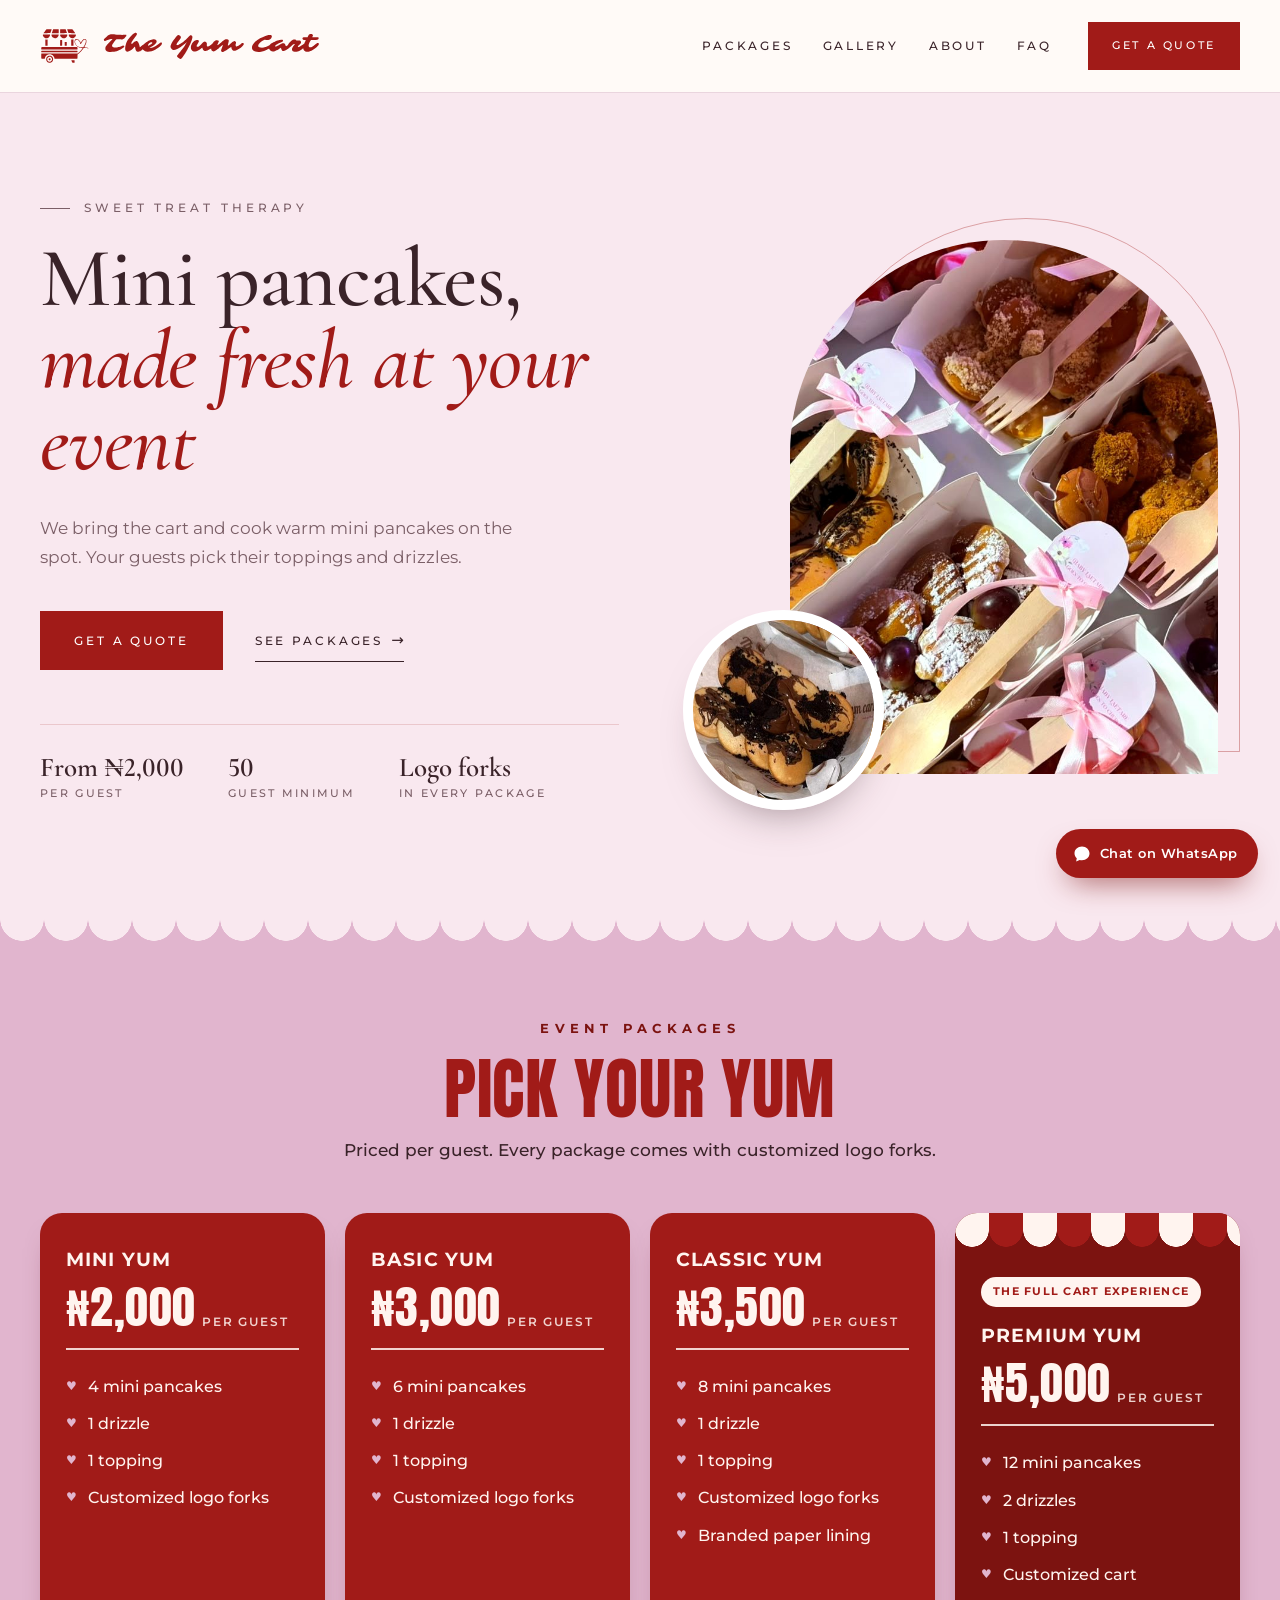
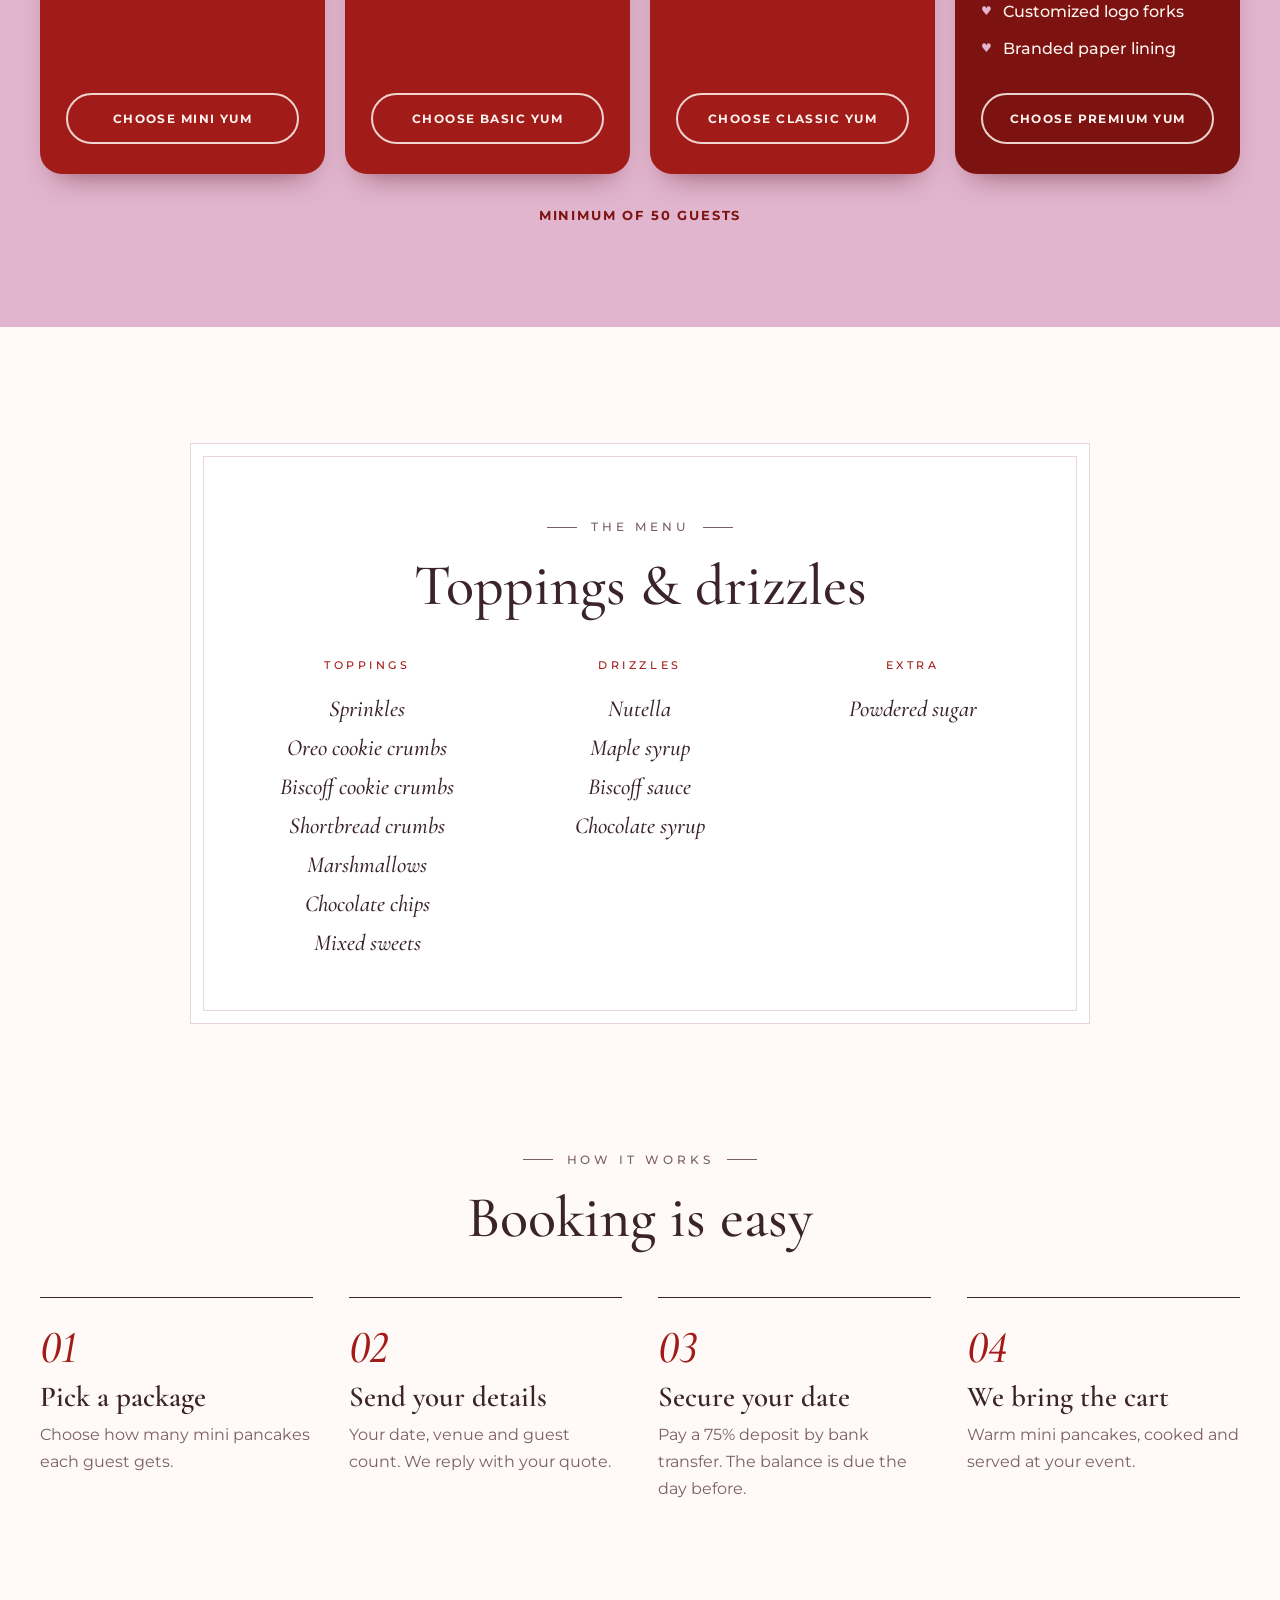
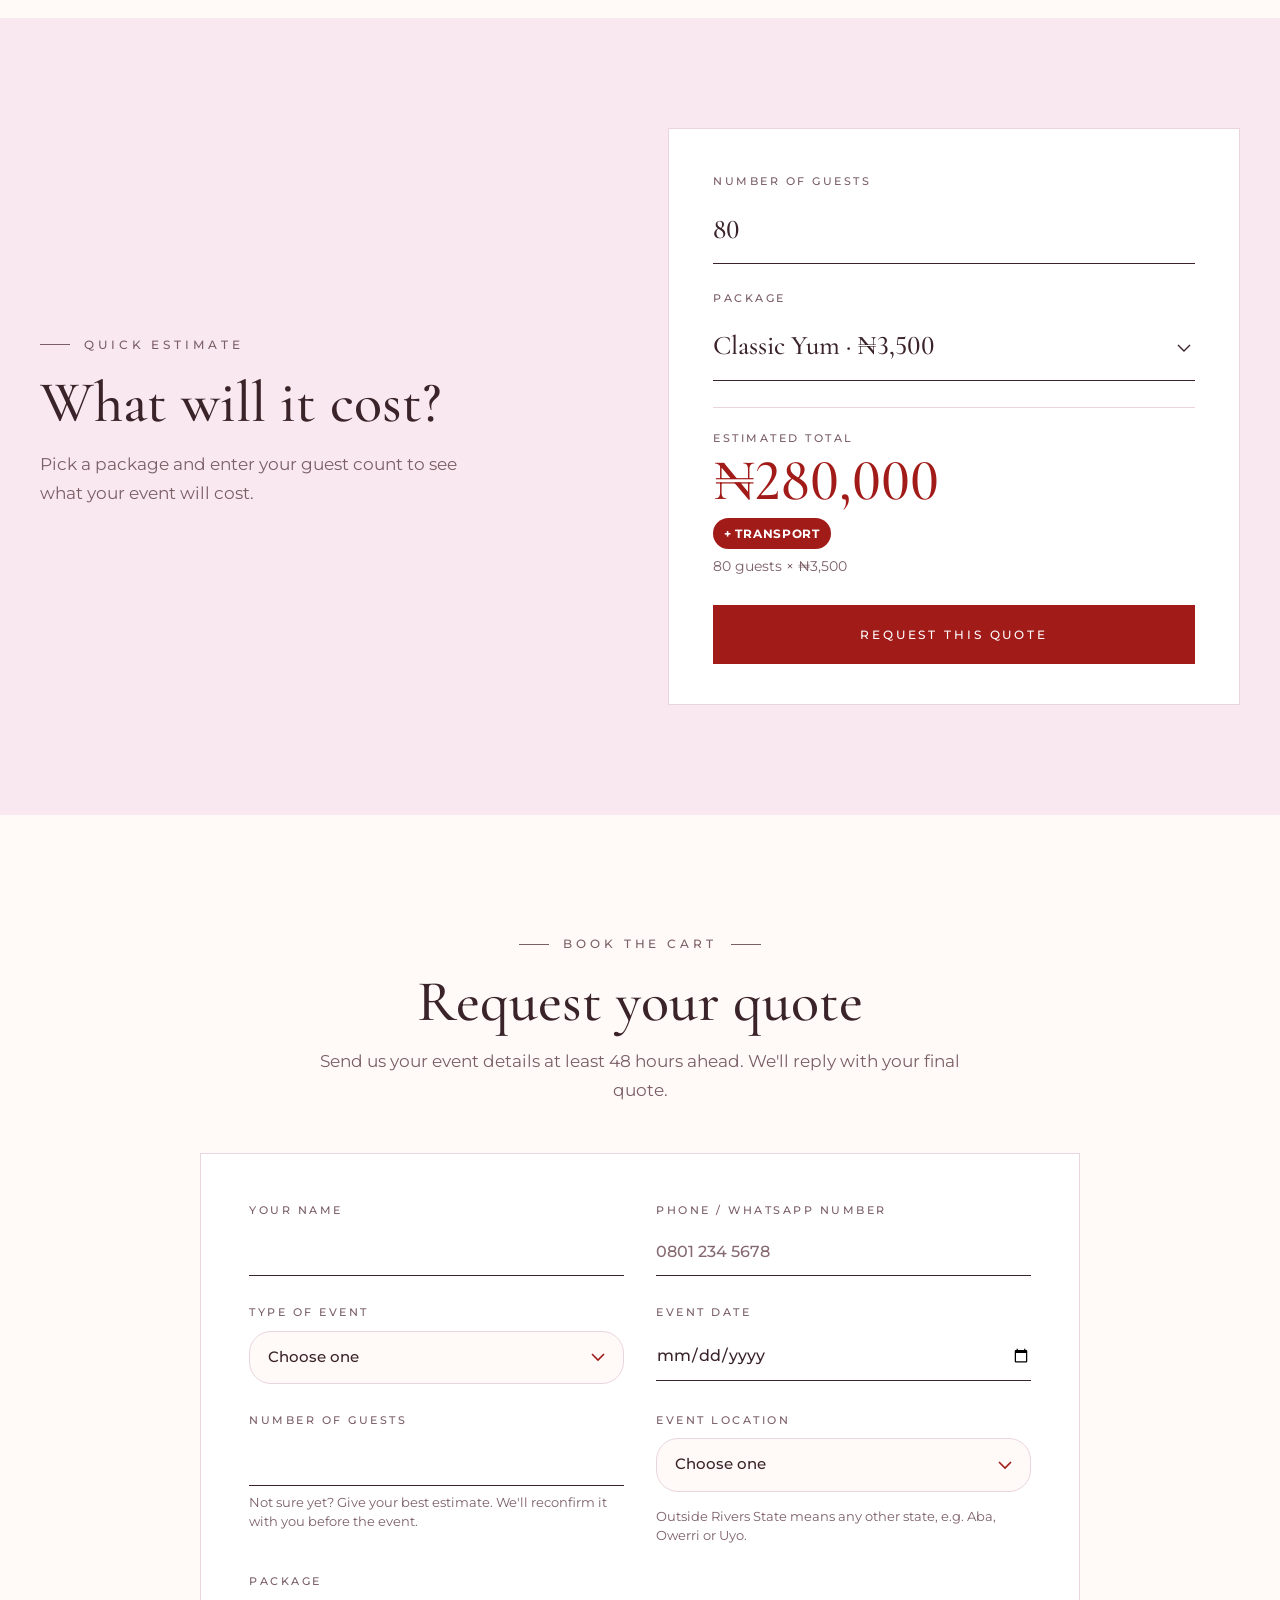
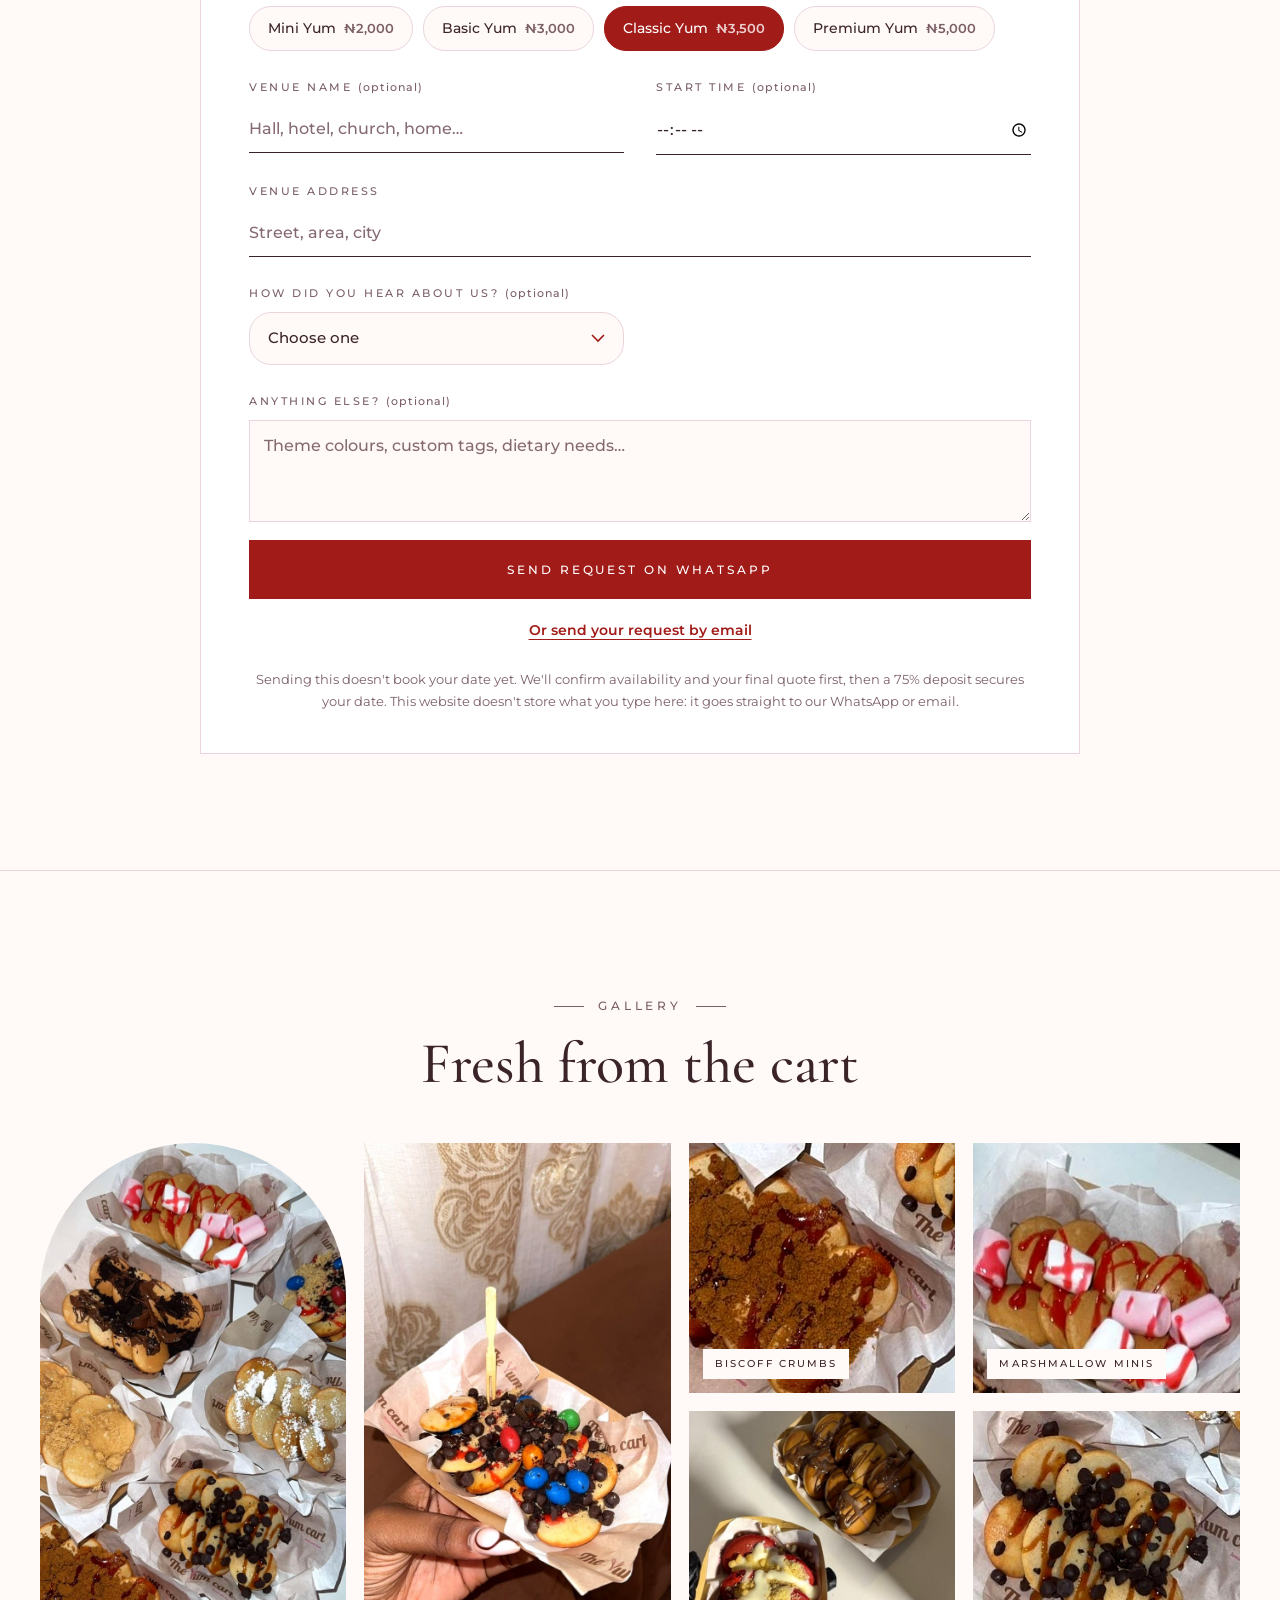
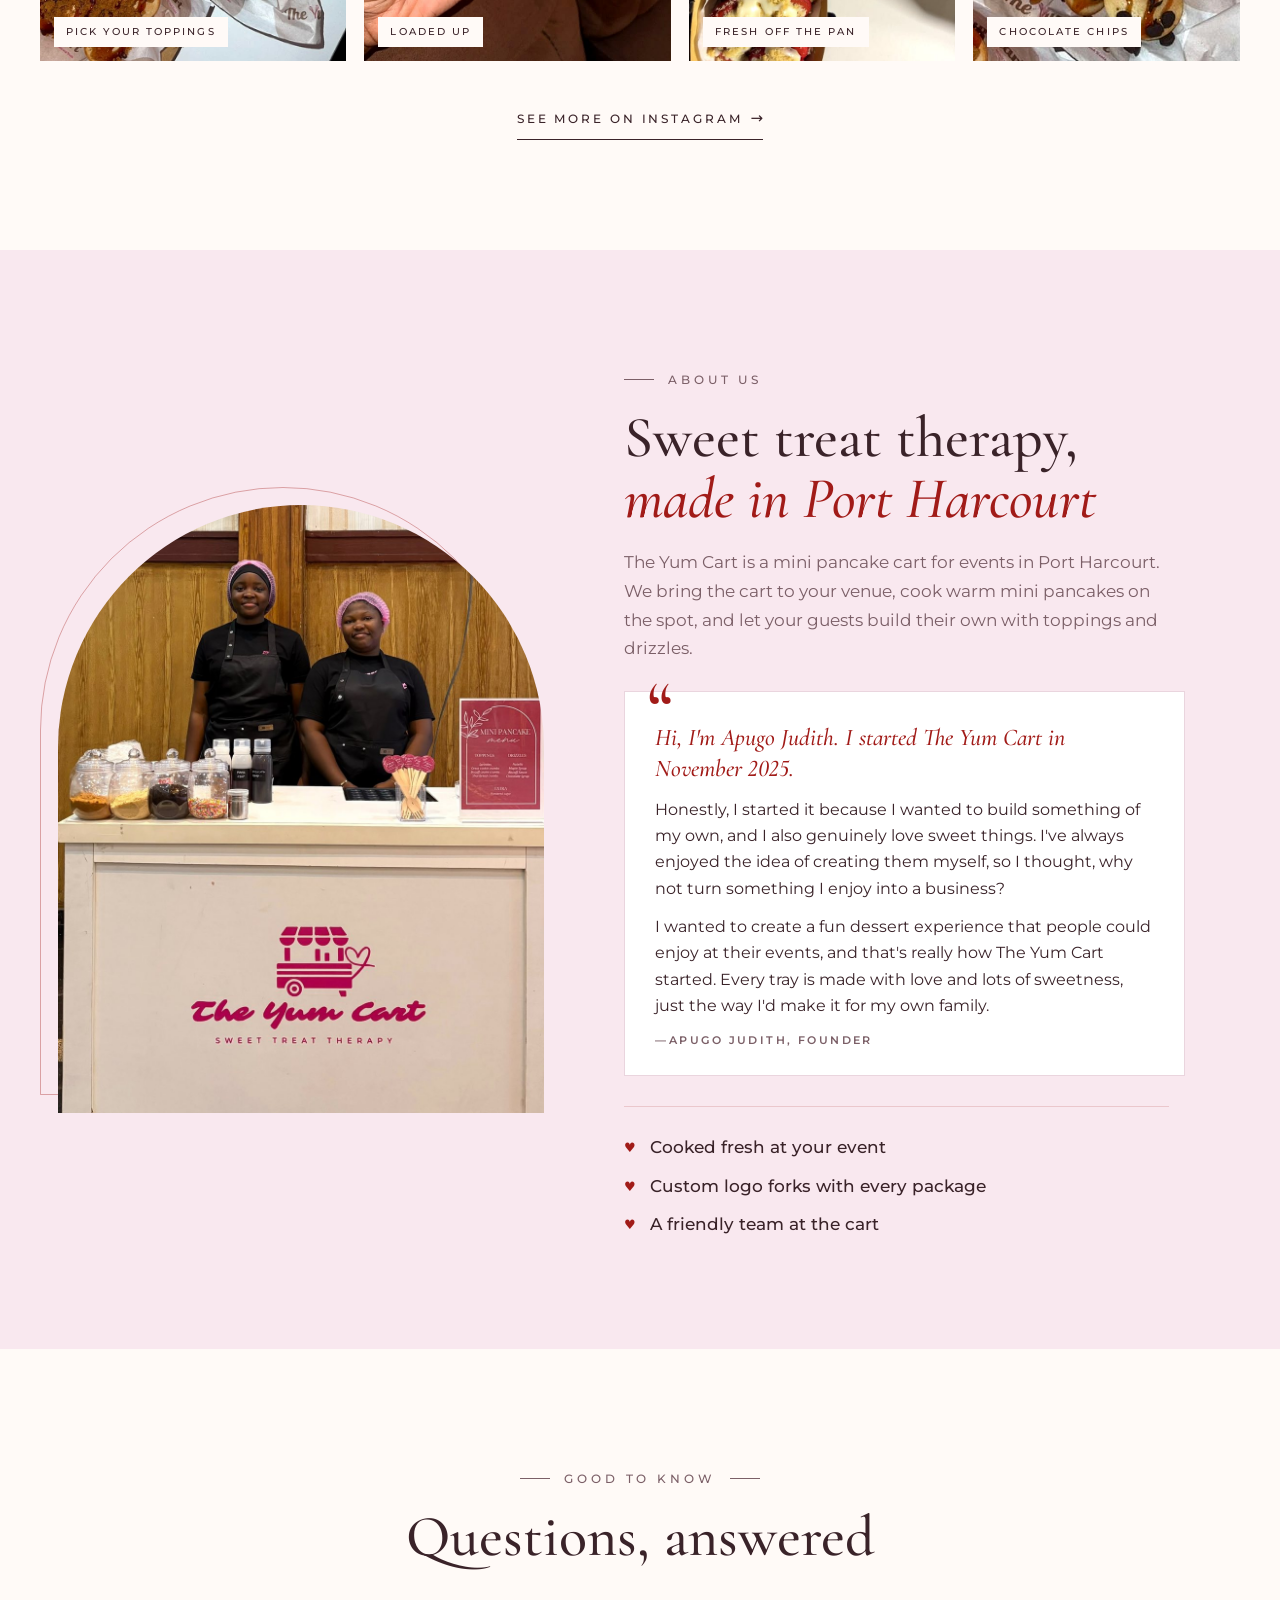
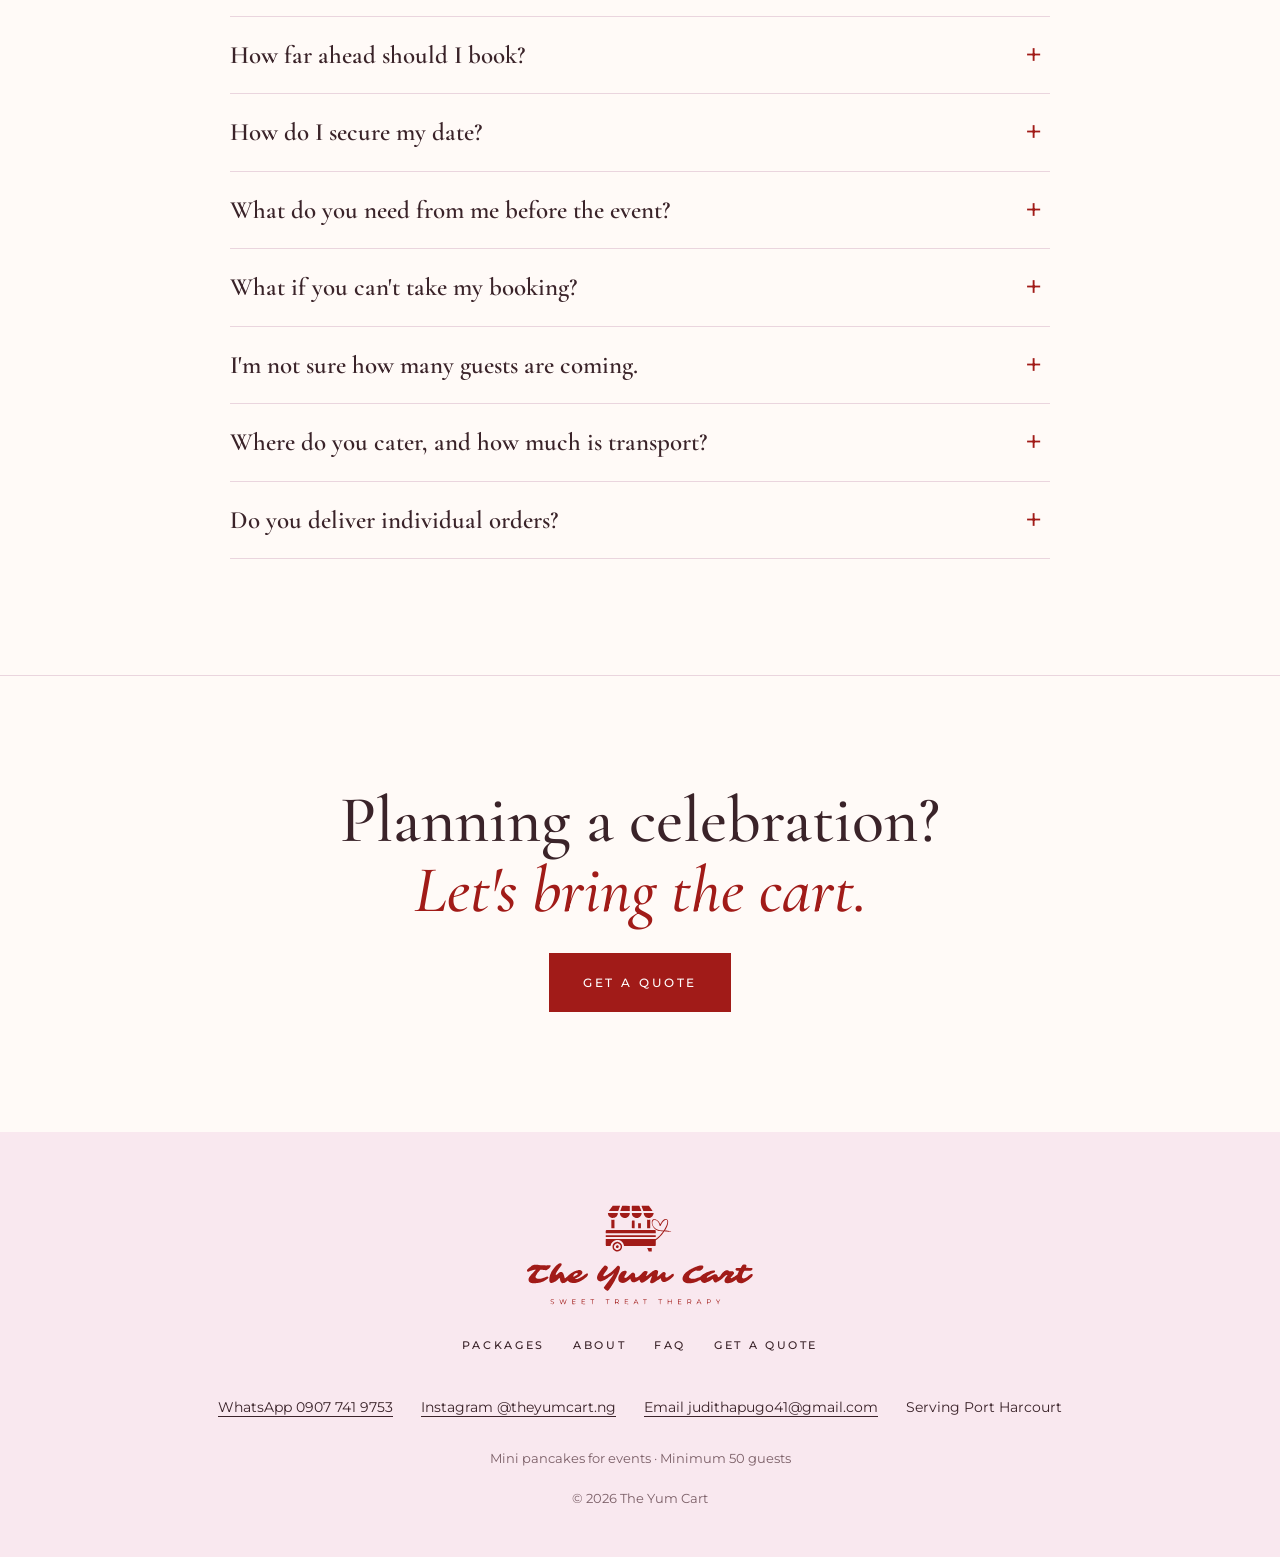
<file: index.html>
<!DOCTYPE html>
<html lang="en">
<head>
  <meta charset="UTF-8">
  <meta name="viewport" content="width=device-width, initial-scale=1">
  <title>Mini Pancake Cart for Events in Port Harcourt | The Yum Cart</title>
  <meta name="description" content="Mini pancake cart for weddings, birthdays and events in Port Harcourt. Warm pancakes made fresh on site, with toppings and drizzles your guests choose. Packages from ₦2,000 per guest.">
  <meta name="theme-color" content="#A11B18">
  <meta name="google-site-verification" content="4Ej3JMRIWZF06OMZWrp7LzP-LC73qRi3yV4GW5YK5wQ" />
  <meta name="msvalidate.01" content="996A0BA6F24A7D98EF2E9A402A4BEB72" />

  <!-- Link preview when the site is shared on WhatsApp, Instagram, X, etc. -->
  <meta property="og:type" content="website">
  <meta property="og:site_name" content="The Yum Cart">
  <meta property="og:title" content="Mini Pancake Cart for Events in Port Harcourt | The Yum Cart">
  <meta property="og:description" content="Warm mini pancakes cooked at your event in Port Harcourt, with toppings and drizzles your guests choose. Packages from ₦2,000 per guest.">
  <meta property="og:image" content="https://theyumcart.com/img/share.jpg">
  <meta property="og:image:width" content="1200">
  <meta property="og:image:height" content="630">
  <meta property="og:url" content="https://theyumcart.com/">
  <meta name="twitter:card" content="summary_large_image">
  <link rel="canonical" href="https://theyumcart.com/">

  <!-- Business details for Google (only facts already shown on this page). If her number or email changes, update it here too. -->
  <script type="application/ld+json">
  {
    "@context": "https://schema.org",
    "@type": ["LocalBusiness", "FoodEstablishment"],
    "name": "The Yum Cart",
    "slogan": "Sweet treat therapy",
    "description": "A mini pancake cart for events in Port Harcourt. Warm mini pancakes cooked at your event, with toppings and drizzles your guests choose.",
    "url": "https://theyumcart.com/",
    "logo": "https://theyumcart.com/icons/apple-touch-icon.png",
    "image": "https://theyumcart.com/img/share.jpg",
    "telephone": "+2349077419753",
    "email": "judithapugo41@gmail.com",
    "priceRange": "₦2,000–₦5,000 per guest",
    "servesCuisine": "Desserts",
    "areaServed": { "@type": "City", "name": "Port Harcourt" },
    "founder": { "@type": "Person", "name": "Apugo Judith" },
    "foundingDate": "2025-11",
    "sameAs": ["https://www.instagram.com/theyumcart.ng/"]
  }
  </script>

  <!-- FAQ answers Google can show directly in search results (text matches the FAQ section on the page word for word) -->
  <script type="application/ld+json">
  {
    "@context": "https://schema.org",
    "@type": "FAQPage",
    "mainEntity": [
      { "@type": "Question", "name": "How far ahead should I book?",
        "acceptedAnswer": { "@type": "Answer", "text": "At least 48 hours before your event. Booking early is the best way to make sure your date is free." } },
      { "@type": "Question", "name": "How do I secure my date?",
        "acceptedAnswer": { "@type": "Answer", "text": "Once we've agreed your quote, pay a 75% deposit by bank transfer. The remaining 25% is due the day before your event." } },
      { "@type": "Question", "name": "What do you need from me before the event?",
        "acceptedAnswer": { "@type": "Answer", "text": "A quick phone call and your event's invitation card (IV), so we can plan the setup." } },
      { "@type": "Question", "name": "What if you can't take my booking?",
        "acceptedAnswer": { "@type": "Answer", "text": "If we can't confirm your booking, we refund your deposit in full within 48 hours." } },
      { "@type": "Question", "name": "I'm not sure how many guests are coming.",
        "acceptedAnswer": { "@type": "Answer", "text": "That's fine. Give us your best estimate when you book, and we'll reconfirm the final number with you before the event." } },
      { "@type": "Question", "name": "Where do you cater, and how much is transport?",
        "acceptedAnswer": { "@type": "Answer", "text": "Events across Port Harcourt, and outside it by arrangement. Transport depends on your event location and is agreed with you in chat." } },
      { "@type": "Question", "name": "Do you deliver individual orders?",
        "acceptedAnswer": { "@type": "Answer", "text": "Not yet. For now we cater events, with the cart and our team on site." } }
    ]
  }
  </script>

  <!-- Tab and home-screen icons -->
  <link rel="icon" href="icons/favicon.svg" type="image/svg+xml">
  <link rel="icon" href="icons/favicon-32.png" sizes="32x32" type="image/png">
  <link rel="apple-touch-icon" href="icons/apple-touch-icon.png">

  <!-- Start downloading the two fonts the big headline uses straight away (measured: first paint ~0.3 s sooner on slow 4G) -->
  <link rel="preload" href="fonts/cormorant-garamond-latin-500-normal.woff2" as="font" type="font/woff2" crossorigin>
  <link rel="preload" href="fonts/cormorant-garamond-latin-500-italic.woff2" as="font" type="font/woff2" crossorigin>
  <link rel="stylesheet" href="css/fonts.css">
  <link rel="stylesheet" href="css/styles.css">
  <noscript><link rel="stylesheet" href="css/noscript.css"></noscript>
  <script src="js/main.js" defer></script>
</head>
<body>
  <a class="skip-link" href="#top">Skip to content</a>

  <!-- ANNIVERSARY PROMO: everything marked data-promo hides itself after 30 November (see js/main.js) -->
  <aside class="promo" aria-label="Anniversary offer" data-promo>
    <span class="promo-label">Our 1st anniversary</span>
    <span class="dot" aria-hidden="true">·</span>
    <strong>10% off every event in November</strong>
    <a class="promo-link" href="#book">Get a quote <span aria-hidden="true">→</span></a>
  </aside>

  <header class="site-header">
    <div class="container header-inner">
      <a class="brand" href="#top" aria-label="The Yum Cart, home">
        <img class="brand-mark" src="logo/mark.svg" alt="" width="60" height="43">
        <img class="brand-word" src="logo/wordmark.svg" alt="The Yum Cart" width="262" height="36">
      </a>
      <nav class="nav" id="site-nav" aria-label="Main">
        <a href="#packages">Packages</a>
        <a href="#gallery">Gallery</a>
        <a href="#about">About</a>
        <a href="#faq">FAQ</a>
        <a class="nav-quote" href="#book">Get a quote</a><!-- shown in the phone menu only -->
      </nav>
      <a class="btn btn-primary btn-sm header-cta" href="#book">Get a quote</a>
      <button class="menu-btn" type="button" aria-expanded="false" aria-controls="site-nav">Menu</button>
    </div>
  </header>

  <main id="top" tabindex="-1">
    <!-- HERO (pink background, like style C) -->
    <section class="hero" aria-labelledby="hero-title">
      <div class="container hero-inner">
        <div class="hero-copy">
          <p class="eyebrow">Sweet treat therapy</p>
          <h1 class="hero-title" id="hero-title">
            <span class="t1">Mini pancakes,</span>
            <span class="t2">made fresh at your event</span>
          </h1>
          <p class="lead">We bring the cart and cook warm mini pancakes on the spot. Your guests pick their toppings and drizzles.</p>
          <div class="hero-ctas">
            <a class="btn btn-primary" href="#book">Get a quote</a>
            <a class="btn btn-ghost" href="#packages">See packages</a>
          </div>
          <ul class="facts">
            <li><strong>From ₦2,000</strong> <span>per guest</span></li>
            <li><strong>50</strong> <span>guest minimum</span></li>
            <li><strong>Logo forks</strong> <span>in every package</span></li>
          </ul>
        </div>
        <div class="hero-media">
          <figure class="photo photo-main"><img src="img/ribbon-boxes.jpg" fetchpriority="high" width="720" height="1280" alt="Boxes of mini pancakes with wooden forks tied with pink ribbons and custom tags"></figure>
          <figure class="photo photo-alt"><img src="img/crop-oreo-nutella.jpg" width="440" height="360" alt="Mini pancakes with Oreo crumbs and Nutella"></figure>
          <p class="promo-badge" data-promo><span>1st anniversary</span><strong>10% off</strong><span>November events</span></p>
        </div>
      </div>
    </section>

    <!-- Scalloped edge between the hero and the packages -->
    <div class="scallops" aria-hidden="true"></div>

    <!-- PACKAGES (style A cards, from her price list).
         If prices change, update them here AND in PACKAGES at the top of js/main.js -->
    <section class="packages" id="packages" aria-labelledby="packages-title">
      <div class="container">
        <header class="section-head">
          <p class="eyebrow">Event packages</p>
          <h2 id="packages-title">Pick your Yum</h2>
          <p>Priced per guest. Every package comes with customized logo forks.</p>
        </header>
        <div class="package-grid">
          <article class="package">
            <h3>Mini Yum</h3>
            <p class="price"><span class="amount">₦2,000</span> <span class="per">per guest</span></p>
            <ul>
              <li>4 mini pancakes</li><li>1 drizzle</li><li>1 topping</li><li>Customized logo forks</li>
            </ul>
            <a class="package-cta" href="#book" data-package="mini">Choose Mini Yum</a>
          </article>
          <article class="package">
            <h3>Basic Yum</h3>
            <p class="price"><span class="amount">₦3,000</span> <span class="per">per guest</span></p>
            <ul>
              <li>6 mini pancakes</li><li>1 drizzle</li><li>1 topping</li><li>Customized logo forks</li>
            </ul>
            <a class="package-cta" href="#book" data-package="basic">Choose Basic Yum</a>
          </article>
          <article class="package">
            <h3>Classic Yum</h3>
            <p class="price"><span class="amount">₦3,500</span> <span class="per">per guest</span></p>
            <ul>
              <li>8 mini pancakes</li><li>1 drizzle</li><li>1 topping</li><li>Customized logo forks</li><li>Branded paper lining</li>
            </ul>
            <a class="package-cta" href="#book" data-package="classic">Choose Classic Yum</a>
          </article>
          <article class="package package-featured">
            <p class="tag">The full cart experience</p>
            <h3>Premium Yum</h3>
            <p class="price"><span class="amount">₦5,000</span> <span class="per">per guest</span></p>
            <ul>
              <li>12 mini pancakes</li><li>2 drizzles</li><li>1 topping</li><li>Customized cart</li><li>Customized logo forks</li><li>Branded paper lining</li>
            </ul>
            <a class="package-cta" href="#book" data-package="premium">Choose Premium Yum</a>
          </article>
        </div>
        <p class="fine">Minimum of 50 guests</p>
      </div>
    </section>

    <!-- TOPPINGS & DRIZZLES (from her event menu sign) -->
    <section class="flavours" aria-labelledby="flavours-title">
      <div class="container">
        <div class="menu-card">
          <header class="menu-head">
            <p class="eyebrow">The menu</p>
            <h2 id="flavours-title">Toppings &amp; drizzles</h2>
          </header>
          <div class="menu-cols">
            <div class="menu-col">
              <h3>Toppings</h3>
              <ul><li>Sprinkles</li><li>Oreo cookie crumbs</li><li>Biscoff cookie crumbs</li><li>Shortbread crumbs</li><li>Marshmallows</li><li>Chocolate chips</li><li>Mixed sweets</li></ul>
            </div>
            <div class="menu-col">
              <h3>Drizzles</h3>
              <ul><li>Nutella</li><li>Maple syrup</li><li>Biscoff sauce</li><li>Chocolate syrup</li></ul>
            </div>
            <div class="menu-col">
              <h3>Extra</h3>
              <ul><li>Powdered sugar</li></ul>
            </div>
          </div>
        </div>
      </div>
    </section>

    <!-- HOW IT WORKS -->
    <section class="how" id="how" aria-labelledby="how-title">
      <div class="container">
        <header class="section-head">
          <p class="eyebrow">How it works</p>
          <h2 id="how-title">Booking is easy</h2>
        </header>
        <ol class="steps">
          <li><h3>Pick a package</h3><p>Choose how many mini pancakes each guest gets.</p></li>
          <li><h3>Send your details</h3><p>Your date, venue and guest count. We reply with your quote.</p></li>
          <li><h3>Secure your date</h3><p>Pay a 75% deposit by bank transfer. The balance is due the day before.</p></li>
          <li><h3>We bring the cart</h3><p>Warm mini pancakes, cooked and served at your event.</p></li>
        </ol>
      </div>
    </section>

    <!-- QUICK ESTIMATE (with the November discount) -->
    <section class="quote" id="quote" aria-labelledby="quote-title">
      <div class="container quote-inner">
        <div class="quote-copy">
          <p class="eyebrow">Quick estimate</p>
          <h2 id="quote-title">What will it cost?</h2>
          <p>Pick a package and enter your guest count to see what your event will cost.</p>
        </div>
        <form class="estimate" id="estimate" action="#book" novalidate>
          <label class="field">
            <span class="label">Number of guests</span>
            <input type="number" id="guests" name="guests" min="50" step="1" value="80" inputmode="numeric">
          </label>
          <label class="field">
            <span class="label">Package</span>
            <select id="package" name="package">
              <option value="mini">Mini Yum · ₦2,000</option>
              <option value="basic">Basic Yum · ₦3,000</option>
              <option value="classic" selected>Classic Yum · ₦3,500</option>
              <option value="premium">Premium Yum · ₦5,000</option>
            </select>
          </label>
          <!-- data-promo: this box only checks the November discount, so it hides with the rest of the promo -->
          <label class="field" data-promo>
            <span class="label">Event date <em>(optional)</em></span>
            <input type="date" id="event-date" name="date">
            <span class="help">Only needed to check the November discount.</span>
          </label>
          <div class="result" aria-live="polite">
            <span class="label">Estimated total</span>
            <s class="was" id="was" hidden></s>
            <output class="total" id="total" for="guests package event-date">₦280,000</output>
            <span class="plus">+ transport</span>
            <p class="hint" id="hint">80 guests × ₦3,500</p>
            <p class="promo-note" id="promo-note" data-promo>Event in November? It's <strong>₦252,000</strong> with our 10% anniversary discount.</p>
          </div>
          <button class="btn btn-primary btn-block" type="submit">Request this quote</button>
        </form>
      </div>
    </section>

    <!-- BOOK THE CART: the booking request. Sends everything to her WhatsApp, typed out. -->
    <section class="book" id="book" aria-labelledby="book-title">
      <div class="container">
        <header class="section-head">
          <p class="eyebrow">Book the cart</p>
          <h2 id="book-title">Request your quote</h2>
          <p>Send us your event details at least 48 hours ahead. We'll reply with your final quote.</p>
        </header>

        <!-- js/main.js handles sending. The action is only a safety net: if the script can't run, the button opens a
             WhatsApp chat with her. The boxes have no "name" on purpose, so what customers type is never put into a web address. -->
        <form class="booking" id="booking" action="https://wa.me/2349077419753" method="get" novalidate>
          <noscript><p class="noscript-note">JavaScript is turned off in your browser, so this form can't send your details.
            Message us on <a href="https://wa.me/2349077419753">WhatsApp (0907 741 9753)</a> or email
            <a href="mailto:judithapugo41@gmail.com">judithapugo41@gmail.com</a> and we'll send your quote.</p></noscript>
          <div class="booking-grid">
            <div class="field">
              <label class="label" for="b-name">Your name</label>
              <input id="b-name" type="text" autocomplete="name" maxlength="80" required>
              <p class="error" id="b-name-error" hidden></p>
            </div>
            <div class="field">
              <label class="label" for="b-phone">Phone / WhatsApp number</label>
              <input id="b-phone" type="tel" autocomplete="tel" inputmode="tel" maxlength="30" placeholder="0801 234 5678" required>
              <p class="error" id="b-phone-error" hidden></p>
            </div>

            <div class="field select-field">
              <label class="label" for="b-type">Type of event</label>
              <select id="b-type" required>
                <option value="">Choose one</option>
                <option>Birthday</option>
                <option>Wedding</option>
                <option>Baby shower or naming</option>
                <option>Corporate event</option>
                <option>Church or religious event</option>
                <option>School event</option>
                <option>Other</option>
              </select>
              <p class="error" id="b-type-error" hidden></p>
            </div>

            <div class="field">
              <label class="label" for="b-date">Event date</label>
              <input id="b-date" type="date" required>
              <!-- The picked date in words, e.g. "That's Saturday 14 November 2026" (phones set to US format show 11/14/2026) -->
              <p class="help" id="b-date-words" aria-live="polite" hidden></p>
              <p class="error" id="b-date-error" hidden></p>
            </div>
            <div class="field">
              <label class="label" for="b-guests">Number of guests</label>
              <input id="b-guests" type="number" min="50" step="1" inputmode="numeric" required>
              <p class="help">Not sure yet? Give your best estimate. We'll reconfirm it with you before the event.</p>
              <p class="error" id="b-guests-error" hidden></p>
            </div>
            <div class="field select-field">
              <!-- Tells her roughly how far the cart travels, so she can agree transport in chat -->
              <label class="label" for="b-location">Event location</label>
              <select id="b-location" required>
                <option value="">Choose one</option>
                <option>Elelenwo, Woji or nearby</option>
                <option>Elsewhere in Port Harcourt</option>
                <option>Outside PH (Rivers State)</option>
                <option>Outside Rivers State</option>
              </select>
              <p class="help">Outside Rivers State means any other state, e.g. Aba, Owerri or Uyo.</p>
              <p class="error" id="b-location-error" hidden></p>
            </div>

            <!-- Package: tap-to-pick pills. They are real radio buttons, so exactly one is always picked -->
            <fieldset class="choices field-wide" id="b-package-group" aria-describedby="b-package-error">
              <legend class="label">Package</legend>
              <div class="chip-list">
                <label class="chip"><input type="radio" name="package" value="mini"><span>Mini Yum <small>₦2,000</small></span></label>
                <label class="chip"><input type="radio" name="package" value="basic"><span>Basic Yum <small>₦3,000</small></span></label>
                <label class="chip"><input type="radio" name="package" value="classic" checked><span>Classic Yum <small>₦3,500</small></span></label>
                <label class="chip"><input type="radio" name="package" value="premium"><span>Premium Yum <small>₦5,000</small></span></label>
              </div>
              <p class="error" id="b-package-error" hidden></p>
            </fieldset>

            <div class="field">
              <label class="label" for="b-venue">Venue name <em>(optional)</em></label>
              <input id="b-venue" type="text" maxlength="120" placeholder="Hall, hotel, church, home…">
            </div>
            <div class="field">
              <label class="label" for="b-time">Start time <em>(optional)</em></label>
              <input id="b-time" type="time">
            </div>
            <div class="field field-wide">
              <label class="label" for="b-address">Venue address</label>
              <input id="b-address" type="text" autocomplete="address-line1" maxlength="200" placeholder="Street, area, city" required>
              <p class="error" id="b-address-error" hidden></p>
            </div>

            <div class="field select-field">
              <label class="label" for="b-source">How did you hear about us? <em>(optional)</em></label>
              <select id="b-source">
                <option value="">Choose one</option>
                <option>Instagram</option>
                <option>WhatsApp status</option>
                <option>A friend</option>
                <option>Saw the cart at an event</option>
                <option>Other</option>
              </select>
            </div>

            <div class="field field-wide">
              <label class="label" for="b-notes">Anything else? <em>(optional)</em></label>
              <textarea id="b-notes" rows="3" maxlength="500" placeholder="Theme colours, custom tags, dietary needs…"></textarea>
            </div>
          </div>

          <p class="booking-summary" id="booking-summary" aria-live="polite" hidden></p>
          <button class="btn btn-primary btn-block" type="submit" name="via" value="whatsapp">Send request on WhatsApp</button>
          <!-- Appears once BUSINESS.email is set in js/main.js -->
          <button class="send-alt" type="submit" name="via" value="email" id="send-email" hidden>Or send your request by email</button>
          <p class="fine-print">Sending this doesn't book your date yet. We'll confirm availability and your final quote first, then a 75% deposit secures your date. This website doesn't store what you type here: it goes straight to our WhatsApp or email.</p>
        </form>

        <!-- Shown after the form is sent -->
        <div class="booking-done" id="booking-done" hidden tabindex="-1">
          <h3>Almost done!</h3>
          <p id="done-text">WhatsApp should now be open with your request typed out. Tap Send in WhatsApp, and we'll reply with your quote.</p>
          <!-- Opens WhatsApp (or email) again with the same message, in case it didn't open the first time -->
          <a class="btn btn-primary" id="open-again" href="#" hidden>Open WhatsApp again</a>
          <label class="label" id="copy-label" for="booking-message">Still not opening? Copy your request and send it to us:</label>
          <textarea id="booking-message" rows="12" readonly></textarea>
          <div class="done-actions">
            <button class="btn btn-ghost" type="button" id="copy-message">Copy my request</button>
            <button class="btn btn-ghost" type="button" id="edit-request">Edit my request</button>
          </div>
          <!-- Alternate channel: tucked away so it doesn't compete with the main action, shown only if it's actually usable -->
          <details class="trouble" id="trouble-toggle" hidden>
            <summary>Trouble sending? Try another way</summary>
            <div class="trouble-actions">
              <a class="btn btn-ghost" id="email-request" href="#" hidden>Email it instead</a>
              <a class="btn btn-ghost" id="whatsapp-request" href="#" target="_blank" rel="noopener" hidden>Send on WhatsApp instead</a>
            </div>
          </details>
          <!-- Dev note: shows only if BUSINESS.whatsapp AND BUSINESS.email are both left empty in js/main.js (won't happen once both are filled in, as they are now) -->
          <p class="setup-note" id="setup-note" hidden>We couldn't set up automatic sending. Please copy your request above and send it to us directly.</p>
        </div>
      </div>
    </section>

    <!-- GALLERY (her photos) -->
    <section class="gallery" id="gallery" aria-labelledby="gallery-title">
      <div class="container">
        <header class="section-head">
          <p class="eyebrow">Gallery</p>
          <h2 id="gallery-title">Fresh from the cart</h2>
        </header>
        <div class="gallery-grid">
          <figure class="g1"><img src="img/trays.jpg" width="720" height="1280" alt="Seven trays of mini pancakes with different toppings and drizzles" loading="lazy"><figcaption>Pick your toppings</figcaption></figure>
          <figure class="g2"><img src="img/hand-tray.jpg" width="720" height="1280" alt="A tray of mini pancakes loaded with chocolate chips and sweets" loading="lazy"><figcaption>Loaded up</figcaption></figure>
          <figure class="g3"><img src="img/crop-biscoff.jpg" width="360" height="400" alt="Mini pancakes with Biscoff crumbs and a drizzle" loading="lazy"><figcaption>Biscoff crumbs</figcaption></figure>
          <figure class="g4"><img src="img/crop-marshmallow.jpg" width="400" height="330" alt="Mini pancakes with marshmallows and a red drizzle" loading="lazy"><figcaption>Marshmallow minis</figcaption></figure>
          <figure class="g5"><img src="img/redvelvet-nutella.jpg" width="600" height="750" alt="Two trays of mini pancakes, one with white drizzle and crumbs, one with chocolate drizzle" loading="lazy"><figcaption>Fresh off the pan</figcaption></figure>
          <figure class="g6"><img src="img/crop-chocochip.jpg" width="420" height="350" alt="Mini pancakes with chocolate chips and a drizzle" loading="lazy"><figcaption>Chocolate chips</figcaption></figure>
        </div>
        <!-- Filled in by js/main.js once her Instagram handle is added -->
        <p class="gallery-more" id="gallery-more" hidden></p>
      </div>
    </section>

    <!-- ABOUT US -->
    <section class="about" id="about" aria-labelledby="about-title">
      <div class="container about-inner">
        <figure class="about-photo"><img src="img/cart-team.jpg" width="1000" height="1250" alt="The Yum Cart team behind the branded cart at an event" loading="lazy"></figure>
        <div class="about-copy">
          <p class="eyebrow">About us</p>
          <h2 id="about-title">Sweet treat therapy, <em>made in Port Harcourt</em></h2>
          <p>The Yum Cart is a mini pancake cart for events in Port Harcourt. We bring the cart to your venue, cook warm mini pancakes on the spot, and let your guests build their own with toppings and drizzles.</p>
          <!-- A note from the founder, in her own words -->
          <figure class="founder-note">
            <blockquote>
              <p>Hi, I'm Apugo Judith. I started The Yum Cart in November 2025.</p>
              <p>Honestly, I started it because I wanted to build something of my own, and I also genuinely love sweet things. I've always enjoyed the idea of creating them myself, so I thought, why not turn something I enjoy into a business?</p>
              <p>I wanted to create a fun dessert experience that people could enjoy at their events, and that's really how The Yum Cart started. Every tray is made with love and lots of sweetness, just the way I'd make it for my own family.</p>
            </blockquote>
            <figcaption>Apugo Judith, founder</figcaption>
          </figure>
          <ul class="about-points">
            <li>Cooked fresh at your event</li>
            <li>Custom logo forks with every package</li>
            <li>A friendly team at the cart</li>
          </ul>
        </div>
      </div>
    </section>

    <!-- FAQ: her booking rules -->
    <section class="faq" id="faq" aria-labelledby="faq-title">
      <div class="container">
        <header class="section-head">
          <p class="eyebrow">Good to know</p>
          <h2 id="faq-title">Questions, answered</h2>
        </header>
        <div class="faq-list">
          <details>
            <summary>How far ahead should I book?</summary>
            <p>At least 48 hours before your event. Booking early is the best way to make sure your date is free.</p>
          </details>
          <details>
            <summary>How do I secure my date?</summary>
            <p>Once we've agreed your quote, pay a 75% deposit by bank transfer. The remaining 25% is due the day before your event.</p>
          </details>
          <details>
            <summary>What do you need from me before the event?</summary>
            <p>A quick phone call and your event's invitation card (IV), so we can plan the setup.</p>
          </details>
          <details>
            <summary>What if you can't take my booking?</summary>
            <p>If we can't confirm your booking, we refund your deposit in full within 48 hours.</p>
          </details>
          <details>
            <summary>I'm not sure how many guests are coming.</summary>
            <p>That's fine. Give us your best estimate when you book, and we'll reconfirm the final number with you before the event.</p>
          </details>
          <details>
            <summary>Where do you cater, and how much is transport?</summary>
            <p>Events across Port Harcourt, and outside it by arrangement. Transport depends on your event location and is agreed with you in chat.</p>
          </details>
          <details>
            <summary>Do you deliver individual orders?</summary>
            <p>Not yet. For now we cater events, with the cart and our team on site.</p>
          </details>
          <details data-promo>
            <summary>How does the November discount work?</summary>
            <p>Every event held from 1 to 30 November gets 10% off, whatever the occasion.</p>
          </details>
        </div>
      </div>
    </section>

    <!-- CLOSING CALL TO ACTION -->
    <section class="cta-band" aria-labelledby="cta-title">
      <div class="container cta-inner">
        <h2 id="cta-title"><span class="t1">Planning a celebration?</span> <span class="t2">Let's bring the cart.</span></h2>
        <a class="btn btn-primary" href="#book">Get a quote</a>
      </div>
    </section>
  </main>

  <footer class="site-footer">
    <div class="container footer-inner">
      <img class="footer-logo" src="logo/lockup.svg" alt="The Yum Cart, Sweet Treat Therapy" width="230" height="102" loading="lazy">
      <nav class="footer-nav" aria-label="Footer">
        <a href="#packages">Packages</a><a href="#about">About</a><a href="#faq">FAQ</a><a href="#book">Get a quote</a>
      </nav>
      <!-- Her contacts. Written out here so they show even if js/main.js can't run;
           js/main.js rebuilds this list from its BUSINESS settings. If a detail changes, change it in both places. -->
      <ul class="footer-contact" id="footer-contact">
        <li><a href="https://wa.me/2349077419753" target="_blank" rel="noopener">WhatsApp 0907 741 9753</a></li>
        <li><a href="https://www.instagram.com/theyumcart.ng/" target="_blank" rel="noopener">Instagram @theyumcart.ng</a></li>
        <li><a href="mailto:judithapugo41@gmail.com">Email judithapugo41@gmail.com</a></li>
        <li>Serving Port Harcourt</li>
      </ul>
      <p class="small">Mini pancakes for events <span aria-hidden="true">·</span> Minimum 50 guests</p>
      <p class="small">© <span id="year">2026</span> The Yum Cart</p>
    </div>

    <!-- Floating WhatsApp chat button (js/main.js adds a greeting to the link, or hides it if BUSINESS.whatsapp is empty) -->
    <a class="wa-float" id="wa-float" href="https://wa.me/2349077419753" target="_blank" rel="noopener" aria-label="Chat on WhatsApp with The Yum Cart">
      <svg viewBox="0 0 24 24" width="20" height="20" aria-hidden="true"><path fill="currentColor" d="M12 3C6.9 3 3 6.6 3 11.1c0 2.3 1 4.4 2.7 5.9L5 21l4.2-1.9c.9.3 1.8.4 2.8.4 5.1 0 9-3.6 9-8.1S17.1 3 12 3z"/></svg>
      <span>Chat on WhatsApp</span>
    </a>
  </footer>
</body>
</html>
</file>
<file: css/fonts.css>
/* Self-hosted fonts (from @fontsource). Per weight: 'latin' (everyday letters), 'naira' (just the ₦ sign, 1-3 KB)
   and 'latin-ext' (accented letters, only downloaded if someone types one). The ₦ used to come from latin-ext,
   which cost 168 KB of downloads for one symbol. The naira files were cut from latin-ext with fonttools (pyftsubset). */
@font-face{font-family:'Anton';font-style:normal;font-weight:400;font-display:swap;src:url('../fonts/anton-latin-400-normal.woff2') format('woff2');unicode-range:U+0000-00FF,U+0131,U+0152-0153,U+02BB-02BC,U+02C6,U+02DA,U+02DC,U+0304,U+0308,U+0329,U+2000-206F,U+20AC,U+2122,U+2191,U+2193,U+2212,U+2215,U+FEFF,U+FFFD;}
@font-face{font-family:'Anton';font-style:normal;font-weight:400;font-display:swap;src:url('../fonts/anton-latin-ext-400-normal.woff2') format('woff2');unicode-range:U+0100-02BA,U+02BD-02C5,U+02C7-02CC,U+02CE-02D7,U+02DD-02FF,U+0304,U+0308,U+0329,U+1D00-1DBF,U+1E00-1E9F,U+1EF2-1EFF,U+2020,U+20A0-20A5,U+20A7-20AB,U+20AD-20C0,U+2113,U+2C60-2C7F,U+A720-A7FF;}
@font-face{font-family:'Anton';font-style:normal;font-weight:400;font-display:swap;src:url('../fonts/anton-naira-400-normal.woff2') format('woff2');unicode-range:U+20A6;}
@font-face{font-family:'Montserrat';font-style:normal;font-weight:400;font-display:swap;src:url('../fonts/montserrat-latin-400-normal.woff2') format('woff2');unicode-range:U+0000-00FF,U+0131,U+0152-0153,U+02BB-02BC,U+02C6,U+02DA,U+02DC,U+0304,U+0308,U+0329,U+2000-206F,U+20AC,U+2122,U+2191,U+2193,U+2212,U+2215,U+FEFF,U+FFFD;}
@font-face{font-family:'Montserrat';font-style:normal;font-weight:400;font-display:swap;src:url('../fonts/montserrat-latin-ext-400-normal.woff2') format('woff2');unicode-range:U+0100-02BA,U+02BD-02C5,U+02C7-02CC,U+02CE-02D7,U+02DD-02FF,U+0304,U+0308,U+0329,U+1D00-1DBF,U+1E00-1E9F,U+1EF2-1EFF,U+2020,U+20A0-20A5,U+20A7-20AB,U+20AD-20C0,U+2113,U+2C60-2C7F,U+A720-A7FF;}
@font-face{font-family:'Montserrat';font-style:normal;font-weight:400;font-display:swap;src:url('../fonts/montserrat-naira-400-normal.woff2') format('woff2');unicode-range:U+20A6;}
@font-face{font-family:'Montserrat';font-style:normal;font-weight:500;font-display:swap;src:url('../fonts/montserrat-latin-500-normal.woff2') format('woff2');unicode-range:U+0000-00FF,U+0131,U+0152-0153,U+02BB-02BC,U+02C6,U+02DA,U+02DC,U+0304,U+0308,U+0329,U+2000-206F,U+20AC,U+2122,U+2191,U+2193,U+2212,U+2215,U+FEFF,U+FFFD;}
@font-face{font-family:'Montserrat';font-style:normal;font-weight:500;font-display:swap;src:url('../fonts/montserrat-latin-ext-500-normal.woff2') format('woff2');unicode-range:U+0100-02BA,U+02BD-02C5,U+02C7-02CC,U+02CE-02D7,U+02DD-02FF,U+0304,U+0308,U+0329,U+1D00-1DBF,U+1E00-1E9F,U+1EF2-1EFF,U+2020,U+20A0-20A5,U+20A7-20AB,U+20AD-20C0,U+2113,U+2C60-2C7F,U+A720-A7FF;}
@font-face{font-family:'Montserrat';font-style:normal;font-weight:500;font-display:swap;src:url('../fonts/montserrat-naira-500-normal.woff2') format('woff2');unicode-range:U+20A6;}
@font-face{font-family:'Montserrat';font-style:normal;font-weight:600;font-display:swap;src:url('../fonts/montserrat-latin-600-normal.woff2') format('woff2');unicode-range:U+0000-00FF,U+0131,U+0152-0153,U+02BB-02BC,U+02C6,U+02DA,U+02DC,U+0304,U+0308,U+0329,U+2000-206F,U+20AC,U+2122,U+2191,U+2193,U+2212,U+2215,U+FEFF,U+FFFD;}
@font-face{font-family:'Montserrat';font-style:normal;font-weight:600;font-display:swap;src:url('../fonts/montserrat-latin-ext-600-normal.woff2') format('woff2');unicode-range:U+0100-02BA,U+02BD-02C5,U+02C7-02CC,U+02CE-02D7,U+02DD-02FF,U+0304,U+0308,U+0329,U+1D00-1DBF,U+1E00-1E9F,U+1EF2-1EFF,U+2020,U+20A0-20A5,U+20A7-20AB,U+20AD-20C0,U+2113,U+2C60-2C7F,U+A720-A7FF;}
@font-face{font-family:'Montserrat';font-style:normal;font-weight:600;font-display:swap;src:url('../fonts/montserrat-naira-600-normal.woff2') format('woff2');unicode-range:U+20A6;}
@font-face{font-family:'Montserrat';font-style:normal;font-weight:700;font-display:swap;src:url('../fonts/montserrat-latin-700-normal.woff2') format('woff2');unicode-range:U+0000-00FF,U+0131,U+0152-0153,U+02BB-02BC,U+02C6,U+02DA,U+02DC,U+0304,U+0308,U+0329,U+2000-206F,U+20AC,U+2122,U+2191,U+2193,U+2212,U+2215,U+FEFF,U+FFFD;}
@font-face{font-family:'Montserrat';font-style:normal;font-weight:700;font-display:swap;src:url('../fonts/montserrat-latin-ext-700-normal.woff2') format('woff2');unicode-range:U+0100-02BA,U+02BD-02C5,U+02C7-02CC,U+02CE-02D7,U+02DD-02FF,U+0304,U+0308,U+0329,U+1D00-1DBF,U+1E00-1E9F,U+1EF2-1EFF,U+2020,U+20A0-20A5,U+20A7-20AB,U+20AD-20C0,U+2113,U+2C60-2C7F,U+A720-A7FF;}
@font-face{font-family:'Montserrat';font-style:normal;font-weight:700;font-display:swap;src:url('../fonts/montserrat-naira-700-normal.woff2') format('woff2');unicode-range:U+20A6;}
@font-face{font-family:'Cormorant Garamond';font-style:normal;font-weight:500;font-display:swap;src:url('../fonts/cormorant-garamond-latin-500-normal.woff2') format('woff2');unicode-range:U+0000-00FF,U+0131,U+0152-0153,U+02BB-02BC,U+02C6,U+02DA,U+02DC,U+0304,U+0308,U+0329,U+2000-206F,U+20AC,U+2122,U+2191,U+2193,U+2212,U+2215,U+FEFF,U+FFFD;}
@font-face{font-family:'Cormorant Garamond';font-style:normal;font-weight:500;font-display:swap;src:url('../fonts/cormorant-garamond-latin-ext-500-normal.woff2') format('woff2');unicode-range:U+0100-02BA,U+02BD-02C5,U+02C7-02CC,U+02CE-02D7,U+02DD-02FF,U+0304,U+0308,U+0329,U+1D00-1DBF,U+1E00-1E9F,U+1EF2-1EFF,U+2020,U+20A0-20A5,U+20A7-20AB,U+20AD-20C0,U+2113,U+2C60-2C7F,U+A720-A7FF;}
@font-face{font-family:'Cormorant Garamond';font-style:normal;font-weight:500;font-display:swap;src:url('../fonts/cormorant-garamond-naira-500-normal.woff2') format('woff2');unicode-range:U+20A6;}
@font-face{font-family:'Cormorant Garamond';font-style:italic;font-weight:500;font-display:swap;src:url('../fonts/cormorant-garamond-latin-500-italic.woff2') format('woff2');unicode-range:U+0000-00FF,U+0131,U+0152-0153,U+02BB-02BC,U+02C6,U+02DA,U+02DC,U+0304,U+0308,U+0329,U+2000-206F,U+20AC,U+2122,U+2191,U+2193,U+2212,U+2215,U+FEFF,U+FFFD;}
@font-face{font-family:'Cormorant Garamond';font-style:italic;font-weight:500;font-display:swap;src:url('../fonts/cormorant-garamond-latin-ext-500-italic.woff2') format('woff2');unicode-range:U+0100-02BA,U+02BD-02C5,U+02C7-02CC,U+02CE-02D7,U+02DD-02FF,U+0304,U+0308,U+0329,U+1D00-1DBF,U+1E00-1E9F,U+1EF2-1EFF,U+2020,U+20A0-20A5,U+20A7-20AB,U+20AD-20C0,U+2113,U+2C60-2C7F,U+A720-A7FF;}
@font-face{font-family:'Cormorant Garamond';font-style:italic;font-weight:500;font-display:swap;src:url('../fonts/cormorant-garamond-naira-500-italic.woff2') format('woff2');unicode-range:U+20A6;}
@font-face{font-family:'Cormorant Garamond';font-style:normal;font-weight:600;font-display:swap;src:url('../fonts/cormorant-garamond-latin-600-normal.woff2') format('woff2');unicode-range:U+0000-00FF,U+0131,U+0152-0153,U+02BB-02BC,U+02C6,U+02DA,U+02DC,U+0304,U+0308,U+0329,U+2000-206F,U+20AC,U+2122,U+2191,U+2193,U+2212,U+2215,U+FEFF,U+FFFD;}
@font-face{font-family:'Cormorant Garamond';font-style:normal;font-weight:600;font-display:swap;src:url('../fonts/cormorant-garamond-latin-ext-600-normal.woff2') format('woff2');unicode-range:U+0100-02BA,U+02BD-02C5,U+02C7-02CC,U+02CE-02D7,U+02DD-02FF,U+0304,U+0308,U+0329,U+1D00-1DBF,U+1E00-1E9F,U+1EF2-1EFF,U+2020,U+20A0-20A5,U+20A7-20AB,U+20AD-20C0,U+2113,U+2C60-2C7F,U+A720-A7FF;}
@font-face{font-family:'Cormorant Garamond';font-style:normal;font-weight:600;font-display:swap;src:url('../fonts/cormorant-garamond-naira-600-normal.woff2') format('woff2');unicode-range:U+20A6;}
</file>
<file: css/styles.css>
/* =====================================================================
   THE YUM CART · styles.css
   Style B (soft boutique) + her corrections:
   - pink backgrounds like style C
   - "Pick your Yum" package cards like style A
   - 10% November anniversary promo

   Sections:  1 Tokens · 2 Base · 3 Buttons · 4 Promo bar · 5 Header · 6 Hero
              7 Scallops · 8 Packages · 9 Menu · 10 How it works · 11 Estimate
              12 Gallery · 13 CTA + footer · 14 Tablet · 15 Phone
              16 Package buttons · 17 Booking request · 18 Contact links + WhatsApp button · 19 Skip link
              20 About us · 21 FAQ · 22 Email button + phone menu quote link · 23 Founder note
              24 Tap-to-pick choices + decorated dropdowns (booking form)
              26 Tablets (601-800px) · 25 "Page not found" (404.html) · then reduced motion
   ===================================================================== */

/* ---------- 1. Tokens: change a colour or font here and it updates everywhere ---------- */
:root {
  --cream: #FFFAF7;        /* page background */
  --cream-warm: #FFF4EF;   /* text on the red package cards */
  --blush: #F9E8EF;        /* soft pink background (from style C) */
  --pink: #E1B5CE;         /* brand pink (from her logo) */
  --line: #EAD5DE;         /* thin lines */
  --red: #A11B18;          /* brand red (from her logo) */
  --red-deep: #7C1310;
  --ink: #3A2329;          /* main text */
  --ink-soft: #7B5F67;     /* softer text */
  --font-display: 'Cormorant Garamond', Georgia, serif;
  --font-bold: 'Anton', Impact, 'Arial Narrow', sans-serif;   /* only for "Pick your Yum" */
  --font-body: 'Montserrat', system-ui, sans-serif;
}

/* ---------- 2. Base ---------- */
*, *::before, *::after { box-sizing: border-box; }
html { -webkit-text-size-adjust: 100%; scroll-behavior: smooth; }
body {
  margin: 0; background: var(--cream); color: var(--ink);
  font-family: var(--font-body); font-size: 16.5px; line-height: 1.75;
  -webkit-font-smoothing: antialiased; text-rendering: optimizeLegibility;
}
img { display: block; max-width: 100%; height: auto; }
h1, h2, h3, p, ul, ol, figure { margin: 0; }
ul, ol { padding: 0; list-style: none; }
a { color: inherit; text-decoration: none; }
button, input, select { font: inherit; color: inherit; }
[hidden] { display: none !important; }          /* lets JS hide things with the hidden attribute */
:focus-visible { outline: 3px solid var(--red); outline-offset: 3px; }
.promo :focus-visible, .package :focus-visible { outline-color: var(--cream-warm); }   /* on red backgrounds a red ring would be invisible */

.container { width: min(1200px, 100% - 48px); margin-inline: auto; }

.eyebrow {
  display: inline-flex; align-items: center; gap: 14px; margin-bottom: 18px;
  font-weight: 500; font-size: 11.5px; letter-spacing: .34em; text-transform: uppercase; color: var(--ink-soft);
}
.eyebrow::before, .section-head .eyebrow::after, .menu-head .eyebrow::after {
  content: ""; width: 30px; height: 1px; background: currentColor;
}
h2 { font-family: var(--font-display); font-weight: 500; font-size: 58px; line-height: 1.05; color: var(--ink); }
.section-head { text-align: center; max-width: 640px; margin: 0 auto 48px; }
.section-head p:not(.eyebrow) { margin-top: 14px; color: var(--ink-soft); }
/* Cormorant uses old-style numbers by default; prices read better with lining numbers */
.hero-title, h2, .facts strong, .total, .was, .field input, .field select, .steps li::before, .promo-badge strong {
  font-variant-numeric: lining-nums;
}

/* ---------- 3. Buttons ---------- */
.btn {
  display: inline-flex; align-items: center; justify-content: center; gap: 8px;
  border: 0; border-radius: 0; cursor: pointer; white-space: nowrap; text-align: center;
  font-family: var(--font-body); font-weight: 500; font-size: 12px; letter-spacing: .24em; text-transform: uppercase;
  transition: background-color .15s ease, color .15s ease, transform .15s ease;
}
.btn:active { transform: translateY(1px); }
.btn-primary { background: var(--red); color: #fff; padding: 19px 34px; }
.btn-primary:hover { background: var(--red-deep); }
.btn-ghost { background: none; color: var(--ink); padding: 8px 0; border-bottom: 1px solid var(--ink); }
.btn-ghost::after { content: "→"; letter-spacing: 0; font-size: 15px; }
.btn-ghost:hover { color: var(--red); border-color: var(--red); }
.btn-sm { padding: 14px 24px; font-size: 11px; }
.btn-block { width: 100%; }

/* ---------- 4. Promo bar (anniversary) ---------- */
.promo {
  background: var(--red); color: #fff; text-align: center; padding: 11px 16px;
  font-weight: 500; font-size: 12px; letter-spacing: .16em; text-transform: uppercase;
}
.promo strong { font-weight: 700; }
.promo .dot { margin-inline: 8px; opacity: .7; }
.promo-link { position: relative; margin-left: 18px; white-space: nowrap; font-weight: 600; border-bottom: 1px solid rgba(255, 255, 255, .7); padding-bottom: 1px; }
.promo-link::after { content: ""; position: absolute; inset: -14px -10px; }   /* a bigger invisible tap area, same look */
.promo-link:hover { border-bottom-color: #fff; }

/* ---------- 5. Header ---------- */
.site-header { position: relative; z-index: 5; background: var(--cream); border-bottom: 1px solid var(--line); }
.header-inner { display: flex; align-items: center; gap: 36px; min-height: 92px; }
.brand { display: flex; align-items: center; gap: 12px; margin-right: auto; }
.brand img { width: auto; }
.brand-mark { height: 36px; }
.brand-word { height: 30px; }
.nav { display: flex; gap: 30px; }
.nav a { font-weight: 500; font-size: 11.5px; letter-spacing: .24em; text-transform: uppercase; }
.nav a:hover { color: var(--red); }
.menu-btn { display: none; min-height: 44px; background: none; border: 1px solid var(--ink); padding: 9px 16px; font-weight: 500; font-size: 11px; letter-spacing: .22em; text-transform: uppercase; }

/* ---------- 6. Hero (pink, like style C) ---------- */
.hero { background: var(--blush); padding: 96px 0 116px; }
.hero-inner { display: grid; grid-template-columns: 1.02fr .98fr; gap: 64px; align-items: center; }
.hero-title { font-family: var(--font-display); font-weight: 500; font-size: 84px; line-height: .98; letter-spacing: -.01em; }
.hero-title .t1, .hero-title .t2 { display: block; }
.hero-title .t2 { font-style: italic; color: var(--red); }
.lead { margin-top: 30px; font-size: 17px; color: var(--ink-soft); max-width: 29em; }
.hero-ctas { display: flex; flex-wrap: wrap; align-items: center; gap: 32px; margin-top: 38px; }
.facts {
  display: grid; grid-template-columns: repeat(3, auto); justify-content: start; gap: 44px;
  margin-top: 54px; padding-top: 28px; border-top: 1px solid rgba(161, 27, 24, .16);
}
.facts li { display: grid; gap: 2px; }
.facts strong { font-family: var(--font-display); font-weight: 600; font-size: 27px; line-height: 1.1; }
.facts span { font-size: 10.5px; font-weight: 500; letter-spacing: .22em; text-transform: uppercase; color: var(--ink-soft); }

.hero-media { position: relative; padding: 22px 22px 0 0; }
.hero-media::before { /* thin arch outline behind the photo, like her menu sign */
  content: ""; position: absolute; top: 0; right: 0; width: calc((100% - 22px) * .8); aspect-ratio: 4 / 5;
  border: 1px solid rgba(161, 27, 24, .35); border-radius: 999px 999px 0 0;
}
.photo { margin: 0; overflow: hidden; }
.photo img { width: 100%; height: 100%; object-fit: cover; }
.photo-main { position: relative; z-index: 1; width: 80%; margin-left: auto; aspect-ratio: 4 / 5; border-radius: 999px 999px 0 0; }
.photo-main img { object-position: center 40%; }
.photo-alt { /* the small circle */
  position: absolute; z-index: 2; left: 0; bottom: -36px; width: 36%; aspect-ratio: 1; border-radius: 50%;
  border: 10px solid #fff; box-shadow: 0 24px 40px -24px rgba(58, 35, 41, .5);
}
.photo-alt img { object-position: 45% 50%; }
.promo-badge { /* red anniversary badge */
  position: absolute; z-index: 3; top: 9%; left: 3%; width: 138px; height: 138px; border-radius: 50%;
  display: grid; place-content: center; gap: 3px; text-align: center; transform: rotate(-6deg);
  background: var(--red); color: #fff; box-shadow: 0 20px 34px -16px rgba(124, 19, 16, .65);
}
.promo-badge::before { content: ""; position: absolute; inset: 7px; border-radius: 50%; border: 1px solid rgba(255, 255, 255, .55); }
.promo-badge span { font-size: 8.5px; font-weight: 600; letter-spacing: .13em; text-transform: uppercase; }
.promo-badge strong { font-family: var(--font-display); font-weight: 600; font-size: 36px; line-height: 1; }

/* ---------- 7. Scallops: soft pink hanging into the packages section ---------- */
.scallops {
  height: 22px;
  background: radial-gradient(circle at 22px 0, var(--blush) 21.5px, transparent 22px) 0 0 / 44px 22px repeat-x, var(--pink);
}

/* ---------- 8. Packages: "Pick your Yum" in style A ---------- */
.packages { background: var(--pink); padding: 72px 0 100px; }
.packages .eyebrow { font-weight: 700; font-size: 12.5px; letter-spacing: .42em; color: var(--red-deep); margin-bottom: 14px; }
.packages .eyebrow::before, .packages .eyebrow::after { display: none; }
.packages h2 {
  font-family: var(--font-bold); font-weight: 400; text-transform: uppercase;
  font-size: 68px; line-height: 1; letter-spacing: .01em; color: var(--red);
}
.packages .section-head p:not(.eyebrow) { font-weight: 500; color: var(--ink); }
.package-grid { display: grid; grid-template-columns: repeat(4, 1fr); gap: 20px; align-items: stretch; }
.package {
  position: relative; display: flex; flex-direction: column;
  background: var(--red); color: var(--cream-warm); border-radius: 22px; padding: 30px 26px;
  box-shadow: 0 16px 30px -18px rgba(90, 15, 25, .7);
}
.package h3 { font-weight: 700; font-size: 19px; letter-spacing: .06em; text-transform: uppercase; }
.package .price {
  display: flex; align-items: baseline; flex-wrap: wrap; gap: 6px;
  margin: 8px 0 18px; padding-bottom: 16px; border-bottom: 2px solid rgba(255, 244, 239, .85);
}
.package .amount { font-family: var(--font-bold); font-size: 46px; line-height: 1; letter-spacing: .01em; }
.package .per { font-weight: 600; font-size: 12px; letter-spacing: .16em; text-transform: uppercase; opacity: .85; }
.package ul { margin-bottom: 26px; }
.package li { position: relative; padding: 5px 0 5px 22px; font-weight: 500; font-size: 15.5px; }
.package li::before { content: "♥"; position: absolute; left: 0; top: 7px; font-size: 12px; color: var(--pink); }
.package .tag { display: none; }
.package-featured { background: var(--red-deep); padding-top: 64px; overflow: hidden; }
.package-featured::before { /* a little awning: Premium comes with a customized cart */
  content: ""; position: absolute; top: 0; left: 0; right: 0; height: 34px;
  background: repeating-linear-gradient(90deg, var(--cream-warm) 0 34px, var(--red) 34px 68px);
  -webkit-mask: radial-gradient(circle at 17px 17px, #000 16.5px, transparent 17px) 0 0 / 34px 34px repeat-x,
                linear-gradient(#000 0 0) 0 0 / 100% 17px no-repeat;
          mask: radial-gradient(circle at 17px 17px, #000 16.5px, transparent 17px) 0 0 / 34px 34px repeat-x,
                linear-gradient(#000 0 0) 0 0 / 100% 17px no-repeat;
}
.package-featured .tag {
  display: inline-block; align-self: flex-start; margin-bottom: 12px; padding: 6px 12px; border-radius: 999px;
  background: var(--cream-warm); color: var(--red); font-weight: 700; font-size: 10.5px; letter-spacing: .12em; text-transform: uppercase;
}
.fine {
  text-align: center; margin-top: 30px;
  font-weight: 700; font-size: 13px; letter-spacing: .14em; text-transform: uppercase; color: var(--red-deep);
}

/* ---------- 9. Toppings & drizzles: a printed menu ---------- */
.flavours { padding: 116px 0; }
.menu-card {
  max-width: 900px; margin: 0 auto; padding: 64px 56px 60px; text-align: center; background: #fff;
  border: 1px solid var(--line); outline: 1px solid var(--line); outline-offset: -14px;
}
.menu-head { margin-bottom: 40px; }
.menu-cols { display: grid; grid-template-columns: repeat(3, 1fr); gap: 32px; }
.menu-col h3 { font-weight: 500; font-size: 11px; letter-spacing: .32em; text-transform: uppercase; color: var(--red); margin-bottom: 14px; }
.menu-col li { font-family: var(--font-display); font-style: italic; font-weight: 500; font-size: 23px; line-height: 1.7; }

/* ---------- 10. How it works ---------- */
.how { padding: 0 0 116px; }
.steps { display: grid; grid-template-columns: repeat(4, 1fr); gap: 36px; counter-reset: step; }
.steps li { counter-increment: step; border-top: 1px solid var(--ink); padding-top: 26px; }
.steps li::before {
  content: counter(step, decimal-leading-zero); display: block; margin-bottom: 10px;
  font-family: var(--font-display); font-style: italic; font-weight: 500; font-size: 46px; line-height: 1; color: var(--red);
}
.steps h3 { font-family: var(--font-display); font-weight: 600; font-size: 29px; line-height: 1.15; margin-bottom: 8px; }
.steps p { color: var(--ink-soft); font-size: 15.5px; }

/* ---------- 11. Quick estimate ---------- */
.quote { background: var(--blush); padding: 110px 0; }
.quote-inner { display: grid; grid-template-columns: 1fr 1fr; gap: 56px; align-items: center; }
.quote-copy p:not(.eyebrow) { margin-top: 16px; color: var(--ink-soft); max-width: 26em; }
.estimate { display: grid; gap: 26px; background: #fff; border: 1px solid var(--line); padding: 44px 44px 40px; }
.field { display: grid; gap: 8px; }
.label { font-size: 10.5px; font-weight: 500; letter-spacing: .24em; text-transform: uppercase; color: var(--ink-soft); }
.label em { font-style: normal; letter-spacing: .1em; text-transform: none; }
.field input, .field select {
  width: 100%; border: 0; border-bottom: 1px solid var(--ink); border-radius: 0; background: transparent;
  padding: 6px 0 10px; font-family: var(--font-display); font-weight: 500; font-size: 27px; outline: none;
}
.field input[type="date"] { font-size: 23px; min-height: 48px; }
.field input:focus, .field select:focus { border-bottom-color: var(--red); box-shadow: 0 2px 0 var(--red); }   /* a thick red underline shows which box you're in */
.field select {
  appearance: none; -webkit-appearance: none; padding-right: 26px;   /* room for the arrow; more room for long choices */
  background: url("data:image/svg+xml,%3Csvg xmlns='http://www.w3.org/2000/svg' width='14' height='9' viewBox='0 0 14 9'%3E%3Cpath d='M1 1l6 6 6-6' fill='none' stroke='%233A2329' stroke-width='1.4'/%3E%3C/svg%3E") no-repeat right 4px center;
}
.result {
  display: grid; grid-template-columns: auto 1fr; align-items: baseline; column-gap: 10px;
  border-top: 1px solid var(--line); padding-top: 22px;
}
.result .label, .result .was, .result .hint, .result .promo-note, .result .plus { grid-column: 1 / -1; }
.result .label { margin-bottom: 4px; }
.was { font-family: var(--font-display); font-size: 24px; color: var(--ink-soft); text-decoration-thickness: 1px; }
.total { font-family: var(--font-display); font-weight: 500; font-size: 58px; line-height: 1; color: var(--red); white-space: nowrap; }
.was, .booking-summary { overflow-wrap: anywhere; }   /* a huge guest count wraps instead of pushing the page sideways */
.total.long-number { white-space: normal; overflow-wrap: anywhere; }   /* only a wildly unrealistic total (see main.js) is allowed to wrap; a normal price always stays on one line */
.plus {
  justify-self: start; margin-top: 8px;
  padding: 5px 11px; border-radius: 999px; background: var(--red); color: #fff;
  font-size: 12px; font-weight: 700; letter-spacing: .06em; text-transform: uppercase;
}
.hint { margin-top: 6px; font-size: 13.5px; color: var(--ink-soft); }
.hint.warn { color: var(--red); font-weight: 600; }
.promo-note {
  margin-top: 16px; padding: 12px 16px; background: var(--blush); border-left: 3px solid var(--red);
  font-size: 14px; line-height: 1.55; color: var(--ink);
}
.promo-note strong { color: var(--red); }
.promo-note.applied { background: var(--red); border-left-color: var(--red-deep); color: #fff; }
.promo-note.applied strong { color: #fff; }

/* ---------- 12. Gallery ---------- */
.gallery { padding: 116px 0 110px; border-top: 1px solid var(--line); }
.gallery-grid { display: grid; grid-template-columns: 1.15fr 1.15fr 1fr 1fr; grid-auto-rows: 250px; gap: 18px; }
.gallery-grid figure { position: relative; overflow: hidden; margin: 0; }
.gallery-grid img { width: 100%; height: 100%; object-fit: cover; }
.gallery-grid .g1, .gallery-grid .g2 { grid-row: span 2; }
.gallery-grid .g1 { border-radius: 999px 999px 0 0; }
.gallery-grid figcaption {
  position: absolute; left: 14px; bottom: 14px; background: var(--cream); color: var(--ink);
  padding: 7px 12px; font-size: 9.5px; font-weight: 500; letter-spacing: .22em; text-transform: uppercase;
}

/* ---------- 13. Closing CTA + footer ---------- */
.cta-band { padding: 110px 0 120px; border-top: 1px solid var(--line); }
.cta-inner { display: grid; justify-items: center; gap: 28px; text-align: center; }
.cta-inner h2 { font-size: 66px; }
.cta-inner h2 span { display: block; }
.cta-inner h2 .t2 { font-style: italic; color: var(--red); }
.site-footer { background: var(--blush); padding: 72px 0 48px; color: var(--ink-soft); }
.footer-inner { display: grid; justify-items: center; gap: 18px; text-align: center; }
.footer-logo { width: 230px; height: auto; }
.footer-nav { display: flex; flex-wrap: wrap; justify-content: center; gap: 0 28px; }
.footer-nav a { display: inline-block; padding: 12px 0; font-size: 11px; font-weight: 500; letter-spacing: .24em; text-transform: uppercase; color: var(--ink); }   /* padding = easier to tap */
.small { font-size: 12.5px; }

/* ---------- 14. Tablet ---------- */
@media (max-width: 1100px) {
  .estimate { padding: 36px 30px 34px; }   /* narrower box on tablets: keeps "Premium Yum · ₦5,000" from being cut off */
  .package-grid { grid-template-columns: repeat(2, 1fr); }
  .hero-inner { gap: 40px; }
  .steps { grid-template-columns: repeat(2, 1fr); gap: 40px 36px; }
}

/* ---------- 15. Phone ---------- */
@media (max-width: 800px) {
  body { font-size: 16px; }
  .container { width: calc(100% - 32px); }
  h2 { font-size: 44px; }
  .section-head { margin-bottom: 32px; }

  .promo { font-size: 10.5px; letter-spacing: .1em; padding: 10px 14px; line-height: 1.5; }
  .promo-label, .promo .dot { display: none; }
  .promo-link { margin-left: 10px; }

  .header-inner { min-height: 70px; gap: 12px; }
  .brand-mark { height: 28px; } .brand-word { height: 24px; }
  .nav {
    display: none; position: absolute; left: 16px; right: 16px; top: 100%; flex-direction: column; gap: 0; padding: 8px 0;
    background: var(--cream); border: 1px solid var(--line);
  }
  .site-header.nav-open .nav { display: flex; }
  .nav a { padding: 14px 20px; }
  .menu-btn { display: inline-flex; align-items: center; cursor: pointer; }
  .header-cta { display: none; }

  .hero { padding: 48px 0 84px; }
  .hero-inner { grid-template-columns: 1fr; gap: 40px; }
  .hero-title { font-size: 56px; }
  .lead { font-size: 16px; margin-top: 24px; }
  .hero-ctas { gap: 24px; }
  .facts { gap: 18px; margin-top: 40px; padding-top: 22px; }
  .facts strong { font-size: 20px; }
  .facts span { font-size: 8.5px; letter-spacing: .16em; }
  .hero-media { padding: 16px 16px 0 0; }
  .hero-media::before { width: calc((100% - 16px) * .84); }
  .photo-main { width: 84%; }
  .photo-alt { width: 40%; border-width: 7px; bottom: -28px; }
  .promo-badge { width: 118px; height: 118px; top: 5%; left: 0; }
  .promo-badge span { font-size: 7px; letter-spacing: .1em; }
  .promo-badge strong { font-size: 30px; }

  .packages { padding: 52px 0 72px; }
  .packages h2 { font-size: 50px; }
  .package-grid { grid-template-columns: 1fr; }

  .flavours { padding: 80px 0; }
  .menu-card { padding: 48px 26px 44px; outline-offset: -10px; }
  .menu-cols { grid-template-columns: 1fr; gap: 26px; }
  .menu-col li { font-size: 21px; }

  .how { padding-bottom: 84px; }
  .steps { grid-template-columns: 1fr; gap: 30px; }

  .quote { padding: 80px 0; }
  .quote-inner { grid-template-columns: 1fr; gap: 28px; }
  .estimate { padding: 30px 24px; }
  .total { font-size: 48px; }

  .gallery { padding: 84px 0 80px; }
  .gallery-grid { grid-template-columns: 1fr 1fr; grid-auto-rows: 170px; gap: 10px; }
  .gallery-grid figcaption { left: 8px; bottom: 8px; font-size: 8px; padding: 5px 8px; letter-spacing: .16em; }

  .cta-band { padding: 84px 0 90px; }
  .cta-inner h2 { font-size: 46px; }
}


/* ---------- 16. Package buttons: "Choose Classic Yum" ---------- */
.package-cta {
  margin-top: auto; display: flex; justify-content: center; align-items: center; padding: 13px 18px;
  border: 2px solid rgba(255, 244, 239, .85); border-radius: 999px; color: var(--cream-warm);
  font-weight: 700; font-size: 12px; letter-spacing: .12em; text-transform: uppercase; text-align: center;
  transition: background-color .15s ease, color .15s ease;
}
.package-cta:hover { background: var(--cream-warm); color: var(--red); }

/* small grey helper text under a field */
.help { font-size: 12.5px; line-height: 1.5; color: var(--ink-soft); }

/* ---------- 17. Booking request ---------- */
.book { padding: 110px 0 116px; }
.booking, .booking-done {
  max-width: 880px; margin: 0 auto; background: #fff; border: 1px solid var(--line); padding: 48px 48px 40px;
}
.booking-grid { display: grid; grid-template-columns: 1fr 1fr; gap: 28px 32px; }
.field-wide { grid-column: 1 / -1; }
.booking .field { align-content: start; }   /* keeps labels and boxes lined up across a row */
.booking .field input, .booking .field select, .booking .field textarea {
  font-family: var(--font-body); font-weight: 500; font-size: 16px; padding: 10px 0 9px;
}
.booking .field input[type="date"], .booking .field input[type="time"] { min-height: 46px; }
.booking .field textarea, #booking-message {
  width: 100%; resize: vertical; border: 1px solid var(--line); border-radius: 0; background: var(--cream);
  padding: 12px 14px; font-family: var(--font-body); font-size: 16px; line-height: 1.6; color: var(--ink); outline: none;
}
.booking .field textarea:focus, #booking-message:focus { border-color: var(--red); box-shadow: 0 0 0 1px var(--red); }   /* visible focus on both text areas */
.booking .field input::placeholder, .booking .field textarea::placeholder { color: #866A72; opacity: 1; }   /* 4.7:1 or better: readable, still lighter than typed text */
.booking [aria-invalid="true"] { border-bottom-color: var(--red) !important; }
.error { font-size: 13px; font-weight: 600; color: var(--red); }
.booking-summary {
  margin: 34px 0 18px; padding: 14px 18px; background: var(--blush); border-left: 3px solid var(--red);
  font-size: 15px; color: var(--ink);
}
.noscript-note {   /* only shown when JavaScript is off: points people straight to WhatsApp / email */
  margin: 0 0 28px; padding: 14px 18px; background: var(--blush); border-left: 3px solid var(--red); font-size: 15px; color: var(--ink);
}
.noscript-note a { color: var(--red); font-weight: 600; text-decoration: underline; }
.booking-summary strong { color: var(--red); font-family: var(--font-display); font-size: 24px; font-weight: 600; font-variant-numeric: lining-nums; }
.booking > .btn-primary { margin-top: 18px; }
.booking-summary:not([hidden]) + .btn-primary { margin-top: 0; }
.fine-print { margin-top: 14px; text-align: center; font-size: 12.5px; color: var(--ink-soft); }
.booking-done { display: grid; gap: 16px; }
.booking-done:focus { outline: none; }
.booking-done h3 { font-family: var(--font-display); font-weight: 600; font-size: 38px; line-height: 1.1; color: var(--red); }
.booking-done > p:not(.setup-note) { color: var(--ink-soft); }
.label .contact-detail { text-transform: none; letter-spacing: .02em; font-size: 12.5px; font-weight: 600; color: var(--ink); }
#booking-message { font-size: 14.5px; }
#open-again { justify-self: start; margin-bottom: 10px; }   /* the main next step, under the "Almost done" text */
#copy-message::after { content: none; }                     /* no arrow: copying doesn't go anywhere */
.done-actions { display: flex; flex-wrap: wrap; align-items: center; gap: 28px; }
.trouble { font-size: 13.5px; }
.trouble summary { padding: 12px 0; cursor: pointer; color: var(--ink-soft); text-decoration: underline; text-underline-offset: 3px; list-style: none; }
.trouble summary::-webkit-details-marker { display: none; }
.trouble summary:hover, .trouble summary:focus-visible { color: var(--red); }
.trouble[open] summary { color: var(--ink); }
.trouble-actions { display: flex; flex-wrap: wrap; gap: 20px; }
.setup-note { padding: 12px 14px; border: 1px dashed var(--red); font-size: 13px; color: var(--red-deep); }

/* ---------- 18. Contact links + floating WhatsApp button ---------- */
.gallery-more { margin-top: 36px; text-align: center; }
.gallery-more .btn { max-width: 100%; white-space: normal; }   /* never wider than the screen */
.footer-contact { display: flex; flex-wrap: wrap; justify-content: center; align-items: center; gap: 0 28px; font-size: 14px; color: var(--ink); }
.footer-contact a { display: inline-block; padding: 10px 0; text-decoration: underline; text-decoration-thickness: 1px; text-underline-offset: 4px; }   /* padding = easier to tap */
.footer-contact a:hover { color: var(--red); }
.footer-contact:empty { display: none; }
.wa-float {
  position: fixed; right: 22px; bottom: 22px; z-index: 20; display: inline-flex; align-items: center; gap: 8px;
  padding: 13px 20px 13px 16px; border-radius: 999px; background: var(--red); color: #fff;
  font-weight: 600; font-size: 13px; letter-spacing: .04em; box-shadow: 0 14px 30px -12px rgba(124, 19, 16, .7);
}
.wa-float:hover { background: var(--red-deep); }

/* ---------- 19. Skip link: lets keyboard users jump past the menu ---------- */
.skip-link {
  position: absolute; left: -9999px; top: 12px; z-index: 30; padding: 10px 16px; background: var(--ink); color: #fff;
  font-size: 13px; font-weight: 600;
}
.skip-link:focus { left: 12px; }
main:focus { outline: none; }

@media (max-width: 800px) {
  .book { padding: 80px 0 84px; }
  .booking, .booking-done { padding: 30px 22px 28px; }
  .booking-grid { grid-template-columns: 1fr; gap: 22px; }
  .booking-done h3 { font-size: 32px; }
  #open-again { justify-self: stretch; }
  .done-actions { gap: 20px; }
  .wa-float { right: 14px; bottom: 14px; padding: 12px; }
  .wa-float span { display: none; }   /* icon only on phones, so it doesn't cover the page */
}

/* ---------- 20. About us ---------- */
.about { background: var(--blush); padding: 110px 0; }
.about-inner { display: grid; grid-template-columns: .9fr 1.1fr; gap: 80px; align-items: center; }
.about-photo { position: relative; margin: 0; padding: 18px 0 0 18px; }
.about-photo::before { /* thin arch outline behind the photo, like the hero */
  content: ""; position: absolute; top: 0; left: 0; width: calc(100% - 18px); aspect-ratio: 4 / 5;
  border: 1px solid rgba(161, 27, 24, .35); border-radius: 999px 999px 0 0;
}
.about-photo img {
  position: relative; z-index: 1; width: 100%; aspect-ratio: 4 / 5; object-fit: cover;
  border-radius: 999px 999px 0 0;
}
.about-copy h2 em { display: block; font-style: italic; color: var(--red); }
.about-copy p:not(.eyebrow) { margin-top: 18px; color: var(--ink-soft); max-width: 33em; }
.about-copy h2 + p { margin-top: 28px; }
.about-points { display: grid; gap: 10px; max-width: 33em; margin-top: 30px; padding-top: 26px; border-top: 1px solid rgba(161, 27, 24, .16); }
.about-points li { position: relative; padding-left: 26px; font-weight: 500; color: var(--ink); }
.about-points li::before { content: "♥"; position: absolute; left: 0; top: 3px; font-size: 13px; color: var(--red); }

/* ---------- 21. FAQ: tap a question to open it ---------- */
.faq { padding: 110px 0 116px; }
.faq-list { max-width: 820px; margin: 0 auto; border-top: 1px solid var(--line); }
.faq-list details { border-bottom: 1px solid var(--line); }
.faq-list summary {
  position: relative; display: block; list-style: none; cursor: pointer; padding: 22px 52px 22px 0;
  font-family: var(--font-display); font-weight: 600; font-size: 25px; line-height: 1.3; color: var(--ink);
}
.faq-list summary::-webkit-details-marker { display: none; }   /* hides Safari's default arrow */
.faq-list summary::after {
  content: "+"; position: absolute; right: 8px; top: 50%; transform: translateY(-50%);
  font-family: var(--font-body); font-weight: 300; font-size: 30px; line-height: 1; color: var(--red);
  transition: transform .2s ease;
}
.faq-list details[open] summary::after { transform: translateY(-50%) rotate(45deg); }   /* + turns into × */
@media (hover: hover) { .faq-list summary:hover { color: var(--red); } }   /* no sticky red after a tap on phones */
.faq-list details p { padding: 0 52px 24px 0; max-width: 42em; color: var(--ink-soft); }

/* ---------- 22. "Or send your request by email" + the quote link in the phone menu ---------- */
.send-alt {
  display: block; margin: 8px auto 0; padding: 12px 4px; background: none; border: 0; cursor: pointer;
  font-size: 13.5px; font-weight: 600; color: var(--red); text-decoration: underline; text-underline-offset: 4px;
}
.send-alt:hover { color: var(--red-deep); }
.nav .nav-quote { display: none; }   /* on laptops the red "Get a quote" button does this job */

@media (max-width: 1100px) {
  .about-inner { gap: 48px; }
}

@media (max-width: 800px) {
  .about { padding: 80px 0; }
  .about-inner { grid-template-columns: 1fr; gap: 44px; }
  .about-photo { width: min(100%, 420px); margin-inline: auto; padding: 14px 0 0 14px; }
  .about-photo::before { width: calc(100% - 14px); }
  .faq { padding: 80px 0 84px; }
  .faq-list summary { font-size: 21px; padding: 18px 44px 18px 0; }
  .faq-list details p { padding-right: 0; }
  .nav .nav-quote { display: block; color: var(--red); font-weight: 600; }
}

/* ---------- 23. Founder note: her words in the About section ---------- */
.founder-note {
  position: relative; max-width: 34em; margin: 28px 0 0; padding: 30px 30px 24px;
  background: #fff; border: 1px solid var(--line);
}
.founder-note::before {   /* a big red opening quote mark */
  content: "\201C"; position: absolute; top: -22px; left: 22px;
  font-family: var(--font-display); font-size: 76px; line-height: 1; color: var(--red);
}
.founder-note blockquote { margin: 0; }
.about-copy .founder-note blockquote p { margin: 0 0 12px; max-width: none; font-size: 15.5px; line-height: 1.7; color: var(--ink); }
.about-copy .founder-note blockquote p:first-child {   /* weight 500: the real italic (a 600 italic isn't loaded, so browsers faked it) */
  font-family: var(--font-display); font-style: italic; font-weight: 500; font-size: 24px; line-height: 1.3; color: var(--red);
  font-variant-numeric: lining-nums;   /* "2025" in regular-height numbers */
}
.founder-note figcaption {
  margin-top: 4px; font-size: 11px; font-weight: 600; letter-spacing: .22em; text-transform: uppercase; color: var(--ink-soft);
}
.founder-note figcaption::before { content: "— "; letter-spacing: 0; }

@media (max-width: 800px) {
  .founder-note { padding: 28px 20px 20px; }
  .about-copy .founder-note blockquote p:first-child { font-size: 21px; }
}

/* ---------- 24. Tap-to-pick choices: radio buttons dressed as pills ---------- */
.choices { min-width: 0; margin: 0; padding: 0; border: 0; }
.choices legend { display: block; padding: 0; margin-bottom: 14px; }
.chip-list { display: flex; flex-wrap: wrap; gap: 10px; }
.chip { position: relative; display: inline-flex; }
.chip input {   /* the real radio button: invisible, but it still works with a keyboard and screen readers */
  position: absolute; inset: 0; width: 100%; height: 100%; margin: 0; opacity: 0; cursor: pointer;
}
.chip span {
  display: inline-block; padding: 11px 18px; border: 1px solid var(--line); border-radius: 22px;   /* a pill; long text wraps into a rounded box */
  background: var(--cream); font-size: 14px; font-weight: 500; line-height: 1.5; color: var(--ink);
  transition: background-color .15s ease, border-color .15s ease, color .15s ease;
}
.chip small { margin-left: 4px; font-size: 12.5px; font-weight: 600; color: var(--ink-soft); }
@media (hover: hover) { .chip:hover span { border-color: var(--red); } }
.chip input:checked + span { background: var(--red); border-color: var(--red); color: #fff; }
.chip input:checked + span small { color: rgba(255, 255, 255, .8); }
.chip input:focus-visible + span { outline: 3px solid var(--red); outline-offset: 2px; }
.choices.invalid .chip span { border-color: var(--red); }
.choices .error { margin-top: 10px; }

/* The dropdowns in the booking form: same rounded shape as the pills, in cream */
.booking .select-field select {
  appearance: none; -webkit-appearance: none; width: 100%;
  border: 1px solid var(--line); border-radius: 22px; background-color: var(--cream);
  padding: 13px 46px 13px 18px; font-family: var(--font-body); font-size: 14.5px; font-weight: 500; color: var(--ink);
  background-image: url("data:image/svg+xml,%3Csvg xmlns='http://www.w3.org/2000/svg' width='14' height='9' viewBox='0 0 14 9'%3E%3Cpath d='M1 1l6 6 6-6' fill='none' stroke='%23A11B18' stroke-width='1.6'/%3E%3C/svg%3E");
  background-repeat: no-repeat; background-position: right 18px center; cursor: pointer;
  transition: border-color .15s ease, box-shadow .15s ease;
}
@media (hover: hover) { .booking .select-field select:hover { border-color: var(--red); } }
.booking .select-field select:focus { border-color: var(--red); box-shadow: 0 0 0 3px rgba(161, 27, 24, .14); outline: none; }
.booking .select-field select[aria-invalid="true"] { border-color: var(--red) !important; }
.booking .select-field .help, .booking .select-field .error { margin-top: 8px; }

@media (max-width: 800px) {
  .chip-list { gap: 8px; }
  .chip span { padding: 12px 15px; font-size: 13.5px; }   /* 46px tall: comfortable for thumbs */
}

/* Very small phones (320px wide, e.g. older iPhone SE) */
@media (max-width: 359px) {
  .estimate { padding: 26px 18px; }
  .total { font-size: 40px; }
  .field input, .field select { font-size: 24px; }
  .booking, .booking-done { padding: 26px 16px 24px; }
  .brand { gap: 8px; }                /* smaller logo so it never runs into the Menu button */
  .brand-mark { height: 24px; }
  .brand-word { height: 19px; }
  .booking .select-field select {     /* a little tighter, so every dropdown choice fits in the closed box */
    padding: 13px 30px 13px 12px; background-position: right 11px center; font-size: 13px;
  }
}
@media (max-width: 300px) {           /* the narrowest phones (folded screens): wordmark only */
  .brand-mark { display: none; }
  .btn { white-space: normal; }       /* long button labels wrap instead of pushing the page sideways */
  .field input, .field select { font-size: 19px; }            /* estimate boxes: long choices still fit */
  .booking .select-field select { font-size: 12.5px; }
}
.estimate { min-width: 0; }           /* lets the estimate box shrink on very narrow screens */

/* ---------- 26. Tablets and big phones on their side (601-800px wide): two columns where there's room ---------- */
@media (min-width: 601px) and (max-width: 800px) {
  .package-grid { grid-template-columns: repeat(2, 1fr); }
  .steps { grid-template-columns: repeat(2, 1fr); gap: 36px 32px; }
  .booking-grid { grid-template-columns: 1fr 1fr; gap: 26px 28px; }
  .booking-grid .select-field { grid-column: 1 / -1; }   /* dropdowns full width, so no choice gets cut off */
  .hero-media { width: min(100%, 520px); margin-inline: auto; }
}

/* ---------- 25. "Page not found" (404.html) ---------- */
.not-found {
  min-height: 100vh; display: grid; align-content: center; justify-items: center; gap: 14px;
  padding: 56px 24px; text-align: center; background: var(--blush);
}
.not-found-logo img { width: 230px; height: auto; margin-bottom: 22px; }
.not-found .eyebrow { margin-bottom: 0; }
.not-found .eyebrow::after { content: ""; width: 30px; height: 1px; background: currentColor; }
.not-found h1 { font-family: var(--font-display); font-weight: 500; font-size: 58px; line-height: 1.05; }
.not-found p:not(.eyebrow) { max-width: 26em; color: var(--ink-soft); }
.not-found .hero-ctas { justify-content: center; margin-top: 18px; }
@media (max-width: 800px) {
  .not-found h1 { font-size: 42px; }
  .not-found-logo img { width: 190px; }
}

@media (prefers-reduced-motion: reduce) {
  html { scroll-behavior: auto; }
  * { transition: none !important; }
}
</file>
<file: css/noscript.css>
/* Only loaded when JavaScript is turned off (see the <noscript> in index.html's <head>).
   The phone menu button needs JavaScript, so without it the menu links are simply shown under the logo. */
@media (max-width: 800px) {
  .header-inner { flex-wrap: wrap; }
  .menu-btn { display: none !important; }
  .nav {
    display: flex; order: 3; flex-basis: 100%; position: static; flex-direction: row; flex-wrap: wrap;
    justify-content: center; gap: 0 18px; padding: 0 0 6px; border: 0; background: none;
  }
  .nav a { padding: 12px 4px; }
}
</file>
